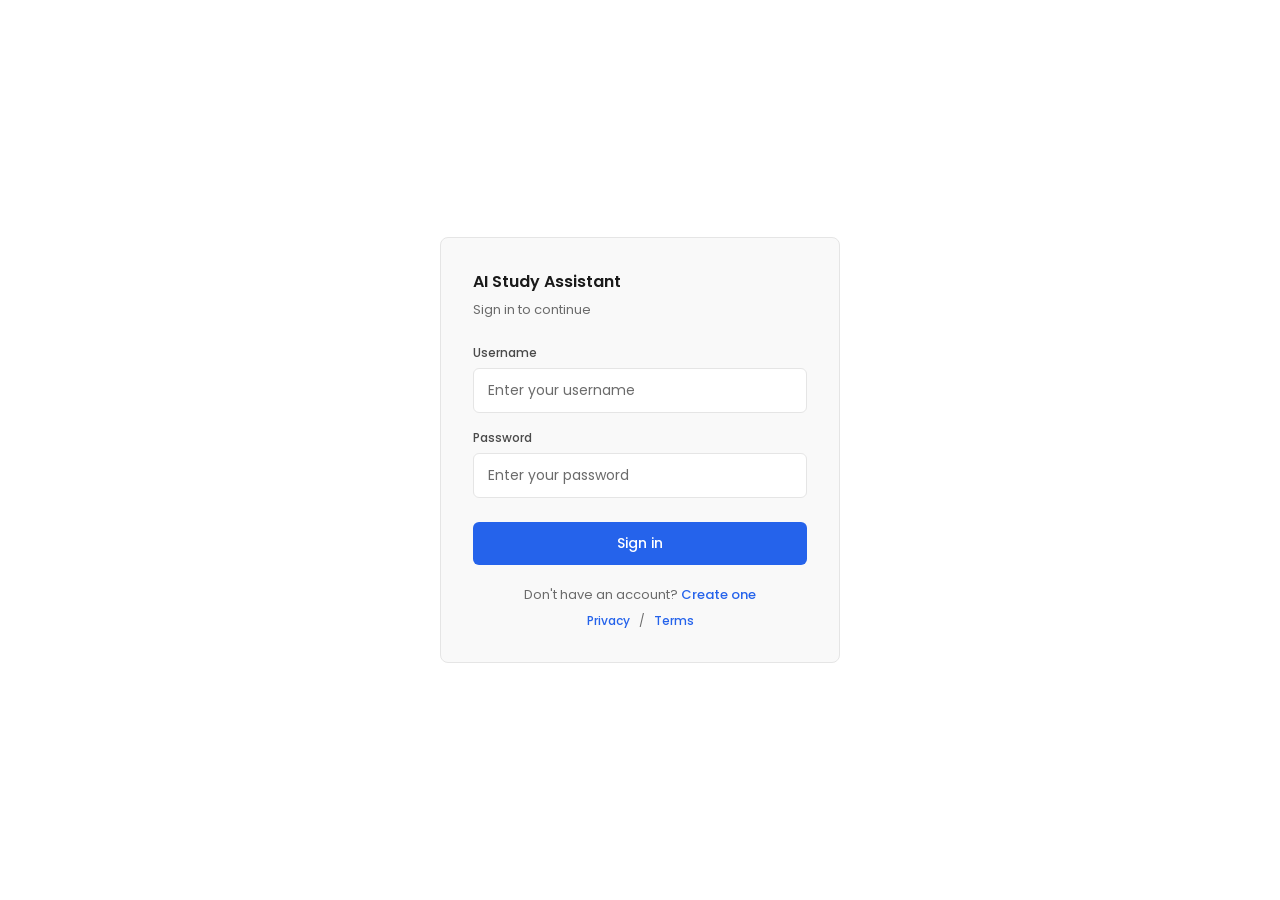
<file: frontend/index.html>
<!DOCTYPE html>
<html lang="en" data-theme="light">
<head>
  <meta charset="UTF-8" />
  <meta name="viewport" content="width=device-width, initial-scale=1.0" />
  <title>AI Study Assistant</title>
  <link rel="icon" type="image/svg+xml" href="favicon.svg" />
  <link rel="preconnect" href="https://fonts.googleapis.com" />
  <link rel="preconnect" href="https://fonts.gstatic.com" crossorigin />
  <link href="https://fonts.googleapis.com/css2?family=Poppins:wght@400;500;600&display=swap" rel="stylesheet" />
  <link rel="stylesheet" href="style.css?v=2" />
</head>
<body>

  <aside class="sidebar" id="sidebar">
    <div class="sidebar-header">
      <span class="sidebar-brand">AI Study Assistant</span>
      <button class="sidebar-toggle" type="button" onclick="toggleSidebar()" aria-label="Collapse sidebar">
        <svg width="16" height="16" viewBox="0 0 24 24" fill="none" stroke="currentColor" stroke-width="2" stroke-linecap="round" stroke-linejoin="round">
          <line x1="3" y1="6" x2="21" y2="6"/>
          <line x1="3" y1="12" x2="21" y2="12"/>
          <line x1="3" y1="18" x2="21" y2="18"/>
        </svg>
      </button>
    </div>

    <button class="new-chat-btn" type="button" onclick="handleNewChat()">
      <svg width="14" height="14" viewBox="0 0 24 24" fill="none" stroke="currentColor" stroke-width="2" stroke-linecap="round" stroke-linejoin="round">
        <line x1="12" y1="5" x2="12" y2="19"/>
        <line x1="5" y1="12" x2="19" y2="12"/>
      </svg>
      New chat
    </button>

    <div class="sessions-label">Recent</div>
    <div class="sessions-list" id="sessionsList">
      <div class="sessions-empty">No conversations yet</div>
    </div>

    <div class="sidebar-footer">
      <button class="sidebar-link" type="button" onclick="toggleTheme()">
        <svg id="themeIconMoon" class="toggle-icon" width="16" height="16" viewBox="0 0 24 24" fill="none" stroke="currentColor" stroke-width="2" stroke-linecap="round" stroke-linejoin="round" style="display: none;">
          <path d="M21 12.79A9 9 0 1 1 11.21 3 7 7 0 0 0 21 12.79z"/>
        </svg>
        <svg id="themeIconSun" class="toggle-icon" width="16" height="16" viewBox="0 0 24 24" fill="none" stroke="currentColor" stroke-width="2" stroke-linecap="round" stroke-linejoin="round" style="display: block;">
          <circle cx="12" cy="12" r="4"/>
          <path d="M12 2v2M12 20v2M4.93 4.93l1.41 1.41M17.66 17.66l1.41 1.41M2 12h2M20 12h2M6.34 17.66l-1.41 1.41M19.07 4.93l-1.41 1.41"/>
        </svg>
        <span id="themeLabel">Light mode</span>
      </button>

      <a href="dashboard.html" class="sidebar-link">
        <svg width="16" height="16" viewBox="0 0 24 24" fill="none" stroke="currentColor" stroke-width="2" stroke-linecap="round" stroke-linejoin="round">
          <line x1="18" y1="20" x2="18" y2="10"/>
          <line x1="12" y1="20" x2="12" y2="4"/>
          <line x1="6" y1="20" x2="6" y2="14"/>
        </svg>
        Dashboard
      </a>

      <a href="history.html" class="sidebar-link">
        <svg width="16" height="16" viewBox="0 0 24 24" fill="none" stroke="currentColor" stroke-width="2" stroke-linecap="round" stroke-linejoin="round">
          <path d="M3 12a9 9 0 1 0 9-9 9.75 9.75 0 0 0-6.74 2.74L3 8"/>
          <path d="M3 3v5h5"/>
          <path d="M12 7v5l4 2"/>
        </svg>
        History
      </a>

      <button class="sidebar-link danger" type="button" onclick="logout()">
        <svg width="16" height="16" viewBox="0 0 24 24" fill="none" stroke="currentColor" stroke-width="2" stroke-linecap="round" stroke-linejoin="round">
          <path d="M9 21H5a2 2 0 0 1-2-2V5a2 2 0 0 1 2-2h4"/>
          <polyline points="16 17 21 12 16 7"/>
          <line x1="21" y1="12" x2="9" y2="12"/>
        </svg>
        Logout
      </button>
    </div>
  </aside>

  <main class="main-area">
    <div class="top-bar">
      <div class="top-bar-left">
        <button class="sidebar-open-btn" type="button" onclick="toggleSidebar()" aria-label="Open sidebar">
          <svg width="16" height="16" viewBox="0 0 24 24" fill="none" stroke="currentColor" stroke-width="2" stroke-linecap="round" stroke-linejoin="round">
            <line x1="3" y1="6" x2="21" y2="6"/>
            <line x1="3" y1="12" x2="21" y2="12"/>
            <line x1="3" y1="18" x2="21" y2="18"/>
          </svg>
        </button>
        <div>
          <div class="page-title">Chat</div>
          <div class="page-subtitle">Ask about definitions, examples, images, and resources</div>
        </div>
      </div>
      <div class="top-bar-right">
        <span class="offline-badge" id="offlineBadge">Offline</span>
        <span class="user-badge" id="navUsername">Guest</span>
      </div>
    </div>

    <div class="chat-container">
      <div class="chat-body" id="chatBody">
        <!-- Messages rendered by script.js -->
      </div>

      <div class="quick-questions">
        <button class="quick-btn" type="button" onclick="quickQuestion('What is artificial intelligence?')">What is AI?</button>
        <button class="quick-btn" type="button" onclick="quickQuestion('What is machine learning?')">What is ML?</button>
        <button class="quick-btn" type="button" onclick="quickQuestion('Give a real-world example of machine learning')">Real-world ML</button>
        <button class="quick-btn" type="button" onclick="quickQuestion('Show images of artificial intelligence')">AI Images</button>
        <button class="quick-btn" type="button" onclick="quickQuestion('Where can I learn more about AI?')">Learn AI</button>
      </div>

      <div class="chat-footer">
        <input
          type="text"
          id="queryInput"
          class="chat-input"
          placeholder="Ask me anything about AI, ML, NLP..."
          autocomplete="off"
          onkeypress="handleKeyPress(event)"
        />
        <button class="send-btn" type="button" onclick="sendQuery()">
          <svg width="14" height="14" viewBox="0 0 24 24" fill="none" stroke="currentColor" stroke-width="2" stroke-linecap="round" stroke-linejoin="round">
            <line x1="22" y1="2" x2="11" y2="13"/>
            <polygon points="22 2 15 22 11 13 2 9 22 2"/>
          </svg>
          Send
        </button>
      </div>
    </div>
  </main>

  <script src="script.js?v=2"></script>
  <script>
    document.addEventListener('DOMContentLoaded', () => {
      if (typeof initChatPage === 'function') {
        initChatPage();
      }
    });
  </script>
</body>
</html>
</file>
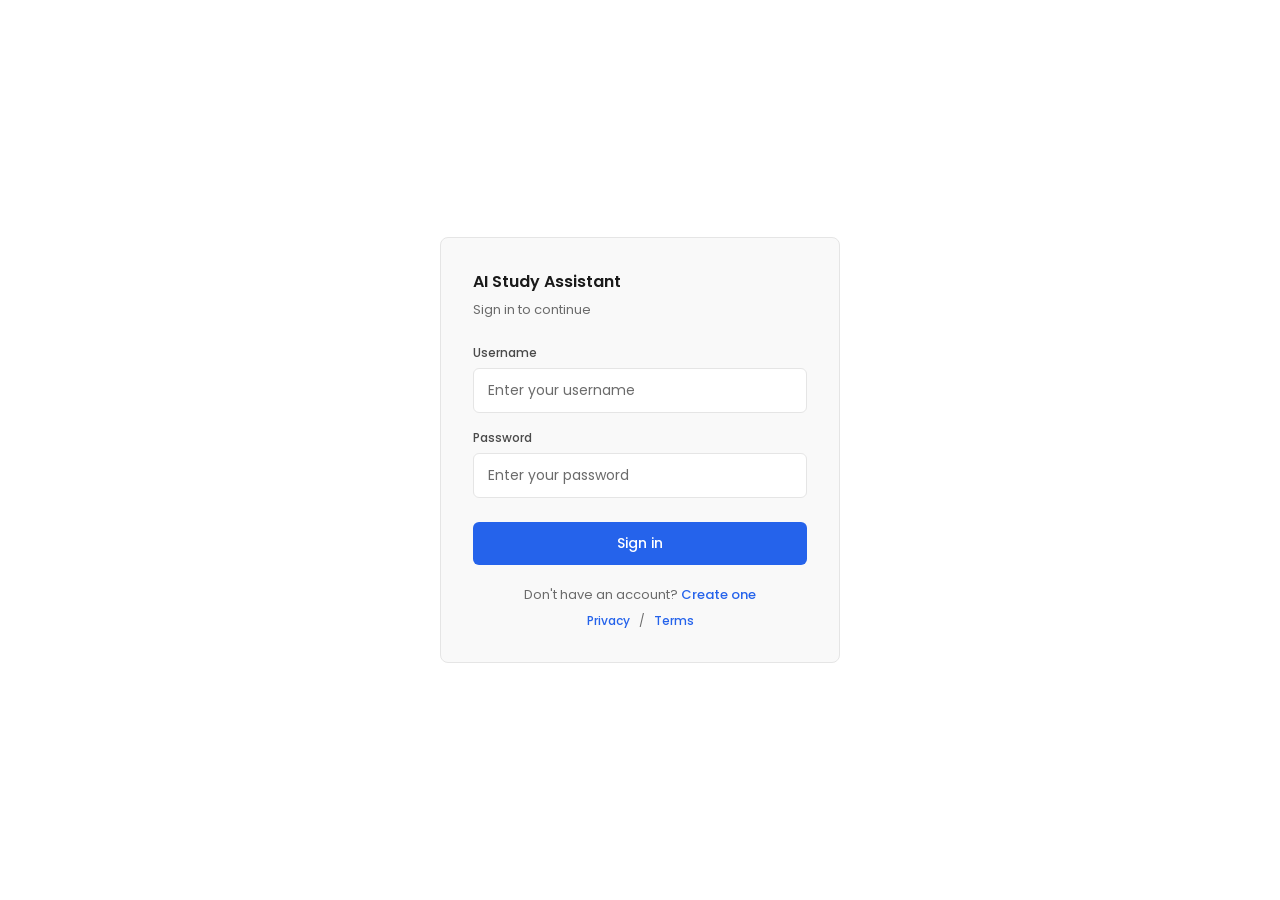
<file: frontend/dashboard.html>
<!DOCTYPE html>
<html lang="en" data-theme="light">
<head>
  <meta charset="UTF-8" />
  <meta name="viewport" content="width=device-width, initial-scale=1.0" />
  <title>Dashboard - AI Study Assistant</title>
  <link rel="icon" type="image/svg+xml" href="favicon.svg" />
  <link rel="preconnect" href="https://fonts.googleapis.com" />
  <link rel="preconnect" href="https://fonts.gstatic.com" crossorigin />
  <link href="https://fonts.googleapis.com/css2?family=Poppins:wght@400;500;600&display=swap" rel="stylesheet" />
  <link rel="stylesheet" href="style.css?v=2" />
</head>
<body>

  <aside class="sidebar" id="sidebar">
    <div class="sidebar-header">
      <span class="sidebar-brand">AI Study Assistant</span>
      <button class="sidebar-toggle" type="button" onclick="toggleSidebar()" aria-label="Collapse sidebar">
        <svg width="16" height="16" viewBox="0 0 24 24" fill="none" stroke="currentColor" stroke-width="2" stroke-linecap="round" stroke-linejoin="round">
          <line x1="3" y1="6" x2="21" y2="6"/>
          <line x1="3" y1="12" x2="21" y2="12"/>
          <line x1="3" y1="18" x2="21" y2="18"/>
        </svg>
      </button>
    </div>

    <a href="index.html" class="new-chat-btn" style="text-decoration: none;">
      <svg width="14" height="14" viewBox="0 0 24 24" fill="none" stroke="currentColor" stroke-width="2" stroke-linecap="round" stroke-linejoin="round">
        <line x1="12" y1="5" x2="12" y2="19"/>
        <line x1="5" y1="12" x2="19" y2="12"/>
      </svg>
      New chat
    </a>

    <div class="sessions-label">Recent</div>
    <div class="sessions-list" id="sessionsList">
      <div class="sessions-empty">No conversations yet</div>
    </div>

    <div class="sidebar-footer">
      <button class="sidebar-link" type="button" onclick="toggleTheme()">
        <svg id="themeIconMoon" class="toggle-icon" width="16" height="16" viewBox="0 0 24 24" fill="none" stroke="currentColor" stroke-width="2" stroke-linecap="round" stroke-linejoin="round" style="display: none;">
          <path d="M21 12.79A9 9 0 1 1 11.21 3 7 7 0 0 0 21 12.79z"/>
        </svg>
        <svg id="themeIconSun" class="toggle-icon" width="16" height="16" viewBox="0 0 24 24" fill="none" stroke="currentColor" stroke-width="2" stroke-linecap="round" stroke-linejoin="round" style="display: block;">
          <circle cx="12" cy="12" r="4"/>
          <path d="M12 2v2M12 20v2M4.93 4.93l1.41 1.41M17.66 17.66l1.41 1.41M2 12h2M20 12h2M6.34 17.66l-1.41 1.41M19.07 4.93l-1.41 1.41"/>
        </svg>
        <span id="themeLabel">Light mode</span>
      </button>

      <a href="dashboard.html" class="sidebar-link" style="background: var(--accent-muted); color: var(--text-primary);">
        <svg width="16" height="16" viewBox="0 0 24 24" fill="none" stroke="currentColor" stroke-width="2" stroke-linecap="round" stroke-linejoin="round">
          <line x1="18" y1="20" x2="18" y2="10"/>
          <line x1="12" y1="20" x2="12" y2="4"/>
          <line x1="6" y1="20" x2="6" y2="14"/>
        </svg>
        Dashboard
      </a>

      <a href="history.html" class="sidebar-link">
        <svg width="16" height="16" viewBox="0 0 24 24" fill="none" stroke="currentColor" stroke-width="2" stroke-linecap="round" stroke-linejoin="round">
          <path d="M3 12a9 9 0 1 0 9-9 9.75 9.75 0 0 0-6.74 2.74L3 8"/>
          <path d="M3 3v5h5"/>
          <path d="M12 7v5l4 2"/>
        </svg>
        History
      </a>

      <button class="sidebar-link danger" type="button" onclick="logout()">
        <svg width="16" height="16" viewBox="0 0 24 24" fill="none" stroke="currentColor" stroke-width="2" stroke-linecap="round" stroke-linejoin="round">
          <path d="M9 21H5a2 2 0 0 1-2-2V5a2 2 0 0 1 2-2h4"/>
          <polyline points="16 17 21 12 16 7"/>
          <line x1="21" y1="12" x2="9" y2="12"/>
        </svg>
        Logout
      </button>
    </div>
  </aside>

  <main class="main-area">
    <div class="top-bar">
      <div class="top-bar-left">
        <button class="sidebar-open-btn" type="button" onclick="toggleSidebar()" aria-label="Open sidebar">
          <svg width="16" height="16" viewBox="0 0 24 24" fill="none" stroke="currentColor" stroke-width="2" stroke-linecap="round" stroke-linejoin="round">
            <line x1="3" y1="6" x2="21" y2="6"/>
            <line x1="3" y1="12" x2="21" y2="12"/>
            <line x1="3" y1="18" x2="21" y2="18"/>
          </svg>
        </button>
        <div>
          <div class="page-title">Dashboard</div>
          <div class="page-subtitle">Your learning statistics at a glance</div>
        </div>
      </div>
      <div class="top-bar-right">
        <span class="user-badge" id="navUsername">User</span>
      </div>
    </div>

    <div class="dashboard-container">
      <div class="dashboard-grid">
        <div class="stat-card">
          <div class="stat-label">Total Queries</div>
          <div class="stat-value" id="totalQueries">0</div>
        </div>
        <div class="stat-card">
          <div class="stat-label">Answered</div>
          <div class="stat-value" id="answeredQueries">0</div>
        </div>
        <div class="stat-card">
          <div class="stat-label">Unanswered</div>
          <div class="stat-value" id="unansweredQueries">0</div>
        </div>
        <div class="stat-card">
          <div class="stat-label">Answer Rate</div>
          <div class="stat-value" id="answerRate">0%</div>
        </div>
      </div>

      <div class="chart-card">
        <div class="chart-title">Top Intent Categories</div>
        <div id="intentList">
          <div class="history-empty">No data yet. Start chatting to see insights.</div>
        </div>
      </div>
    </div>
  </main>

  <script src="script.js?v=2"></script>
  <script>
    async function loadSessions() {
      const userId = localStorage.getItem('userId');
      if (!userId) return;
      const list = document.getElementById('sessionsList');
      if (!list) return;

      try {
        const res = await fetch(`${API_URL}/api/sessions/${userId}`);
        const sessions = await res.json();
        if (!sessions.length) {
          list.innerHTML = '<div class="sessions-empty">No conversations yet</div>';
          return;
        }
        list.innerHTML = '';
        sessions.slice(0, 20).forEach((session) => {
          const item = document.createElement('a');
          item.className = 'session-item';
          item.href = 'index.html';
          item.style.textDecoration = 'none';

          const title = document.createElement('span');
          title.className = 'session-title';
          title.textContent = session.title || 'Untitled';

          item.appendChild(title);
          item.addEventListener('click', () => {
            localStorage.setItem('currentSessionId', session.session_id);
          });
          list.appendChild(item);
        });
      } catch (err) {
        console.error('Load sessions failed:', err);
      }
    }

    async function loadDashboard() {
      const userId = localStorage.getItem('userId');
      const token = localStorage.getItem('token');
      try {
        let response = await fetch(`${API_URL}/api/analytics/${userId}`, {
          headers: { 'Authorization': `Bearer ${token}` }
        });
        if (!response.ok) {
          response = await fetch(`${API_URL}/api/analytics`);
        }
        const data = await response.json();
        updateDashboard(data);
      } catch (error) {
        document.getElementById('intentList').innerHTML =
          '<div class="history-empty">Could not load analytics.</div>';
      }
    }

    function updateDashboard(data) {
      const total = data.total_queries || 0;
      const answered = data.answered_queries || 0;
      const unanswered = data.unanswered_queries || 0;
      const rate = total > 0 ? Math.round((answered / total) * 100) : 0;

      document.getElementById('totalQueries').textContent = total;
      document.getElementById('answeredQueries').textContent = answered;
      document.getElementById('unansweredQueries').textContent = unanswered;
      document.getElementById('answerRate').textContent = rate + '%';

      const intents = data.top_intents || {};
      const intentList = document.getElementById('intentList');
      if (Object.keys(intents).length === 0) {
        intentList.innerHTML = '<div class="history-empty">No data yet.</div>';
        return;
      }
      const maxCount = Math.max(...Object.values(intents));
      let html = '';
      for (const [intent, count] of Object.entries(intents)) {
        const pct = maxCount > 0 ? (count / maxCount) * 100 : 0;
        html += `
          <div style="display:flex; align-items:center; gap:15px; margin-bottom:12px;">
            <span style="color:var(--text-secondary); font-size:13px; min-width:120px;">${intent}</span>
            <div style="flex:1; height:8px; background:var(--bg-hover); border-radius:4px; overflow:hidden;">
              <div style="height:100%; width:${pct}%; background:var(--accent); border-radius:4px;"></div>
            </div>
            <span style="color:var(--text-muted); font-size:13px; min-width:40px; text-align:right;">${count}</span>
          </div>
        `;
      }
      intentList.innerHTML = html;
    }

    document.addEventListener('DOMContentLoaded', () => {
      const token = localStorage.getItem('token');
      const username = localStorage.getItem('username');
      if (!token) {
        window.location.href = 'login.html';
        return;
      }
      document.getElementById('navUsername').textContent = username || 'User';

      if (typeof updateThemeToggleIcon === 'function') updateThemeToggleIcon();

      loadSessions();
      loadDashboard();
    });
  </script>
</body>
</html>
</file>
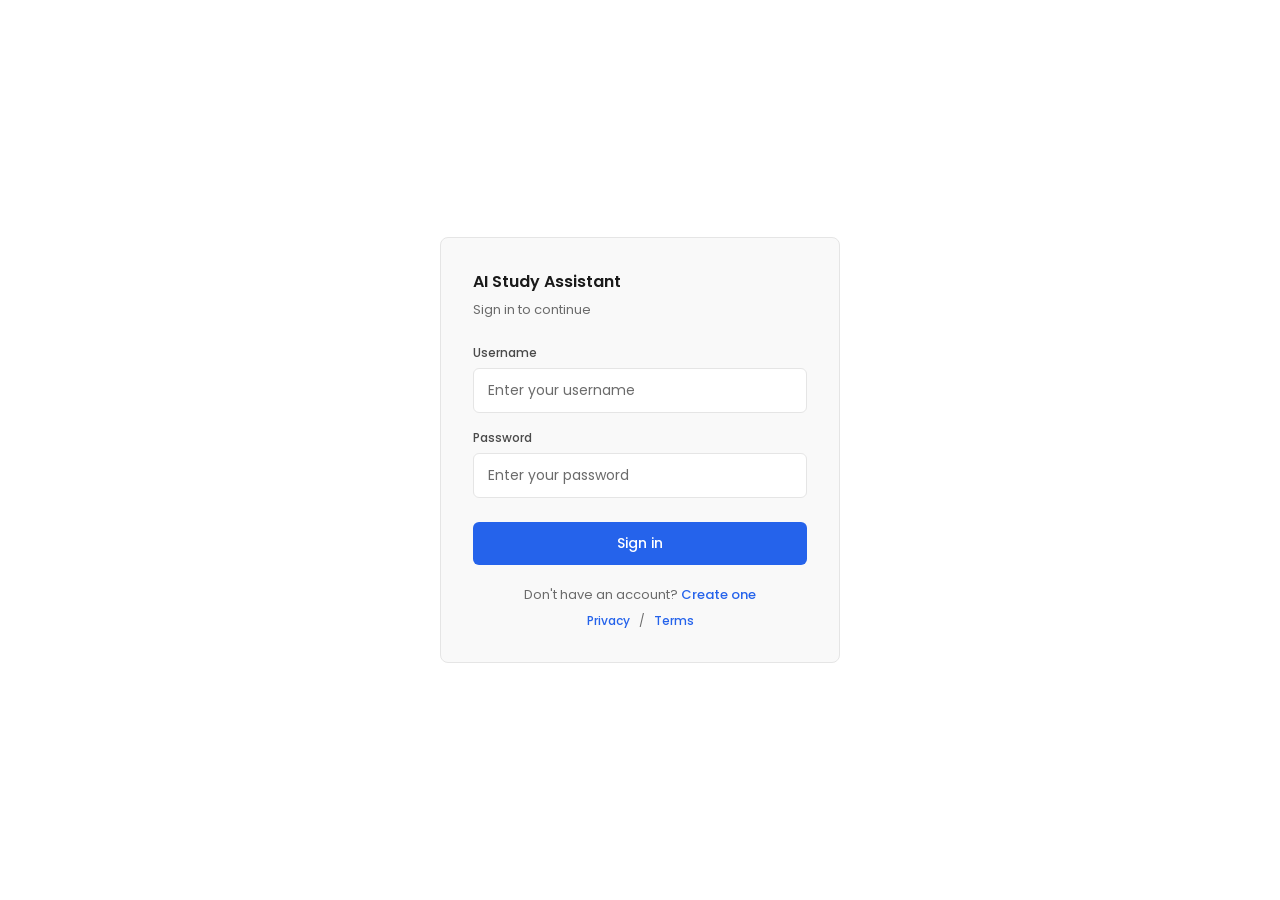
<file: frontend/history.html>
<!DOCTYPE html>
<html lang="en" data-theme="light">
<head>
  <meta charset="UTF-8" />
  <meta name="viewport" content="width=device-width, initial-scale=1.0" />
  <title>History - AI Study Assistant</title>
  <link rel="icon" type="image/svg+xml" href="favicon.svg" />
  <link rel="preconnect" href="https://fonts.googleapis.com" />
  <link rel="preconnect" href="https://fonts.gstatic.com" crossorigin />
  <link href="https://fonts.googleapis.com/css2?family=Poppins:wght@400;500;600&display=swap" rel="stylesheet" />
  <link rel="stylesheet" href="style.css?v=2" />
</head>
<body>

  <aside class="sidebar" id="sidebar">
    <div class="sidebar-header">
      <span class="sidebar-brand">AI Study Assistant</span>
      <button class="sidebar-toggle" type="button" onclick="toggleSidebar()" aria-label="Collapse sidebar">
        <svg width="16" height="16" viewBox="0 0 24 24" fill="none" stroke="currentColor" stroke-width="2" stroke-linecap="round" stroke-linejoin="round">
          <line x1="3" y1="6" x2="21" y2="6"/>
          <line x1="3" y1="12" x2="21" y2="12"/>
          <line x1="3" y1="18" x2="21" y2="18"/>
        </svg>
      </button>
    </div>

    <a href="index.html" class="new-chat-btn" style="text-decoration: none;">
      <svg width="14" height="14" viewBox="0 0 24 24" fill="none" stroke="currentColor" stroke-width="2" stroke-linecap="round" stroke-linejoin="round">
        <line x1="12" y1="5" x2="12" y2="19"/>
        <line x1="5" y1="12" x2="19" y2="12"/>
      </svg>
      New chat
    </a>

    <div class="sessions-label">Recent</div>
    <div class="sessions-list" id="sessionsList">
      <div class="sessions-empty">No conversations yet</div>
    </div>

    <div class="sidebar-footer">
      <button class="sidebar-link" type="button" onclick="toggleTheme()">
        <svg id="themeIconMoon" class="toggle-icon" width="16" height="16" viewBox="0 0 24 24" fill="none" stroke="currentColor" stroke-width="2" stroke-linecap="round" stroke-linejoin="round" style="display: none;">
          <path d="M21 12.79A9 9 0 1 1 11.21 3 7 7 0 0 0 21 12.79z"/>
        </svg>
        <svg id="themeIconSun" class="toggle-icon" width="16" height="16" viewBox="0 0 24 24" fill="none" stroke="currentColor" stroke-width="2" stroke-linecap="round" stroke-linejoin="round" style="display: block;">
          <circle cx="12" cy="12" r="4"/>
          <path d="M12 2v2M12 20v2M4.93 4.93l1.41 1.41M17.66 17.66l1.41 1.41M2 12h2M20 12h2M6.34 17.66l-1.41 1.41M19.07 4.93l-1.41 1.41"/>
        </svg>
        <span id="themeLabel">Light mode</span>
      </button>

      <a href="dashboard.html" class="sidebar-link">
        <svg width="16" height="16" viewBox="0 0 24 24" fill="none" stroke="currentColor" stroke-width="2" stroke-linecap="round" stroke-linejoin="round">
          <line x1="18" y1="20" x2="18" y2="10"/>
          <line x1="12" y1="20" x2="12" y2="4"/>
          <line x1="6" y1="20" x2="6" y2="14"/>
        </svg>
        Dashboard
      </a>

      <a href="history.html" class="sidebar-link" style="background: var(--accent-muted); color: var(--text-primary);">
        <svg width="16" height="16" viewBox="0 0 24 24" fill="none" stroke="currentColor" stroke-width="2" stroke-linecap="round" stroke-linejoin="round">
          <path d="M3 12a9 9 0 1 0 9-9 9.75 9.75 0 0 0-6.74 2.74L3 8"/>
          <path d="M3 3v5h5"/>
          <path d="M12 7v5l4 2"/>
        </svg>
        History
      </a>

      <button class="sidebar-link danger" type="button" onclick="logout()">
        <svg width="16" height="16" viewBox="0 0 24 24" fill="none" stroke="currentColor" stroke-width="2" stroke-linecap="round" stroke-linejoin="round">
          <path d="M9 21H5a2 2 0 0 1-2-2V5a2 2 0 0 1 2-2h4"/>
          <polyline points="16 17 21 12 16 7"/>
          <line x1="21" y1="12" x2="9" y2="12"/>
        </svg>
        Logout
      </button>
    </div>
  </aside>

  <main class="main-area">
    <div class="top-bar">
      <div class="top-bar-left">
        <button class="sidebar-open-btn" type="button" onclick="toggleSidebar()" aria-label="Open sidebar">
          <svg width="16" height="16" viewBox="0 0 24 24" fill="none" stroke="currentColor" stroke-width="2" stroke-linecap="round" stroke-linejoin="round">
            <line x1="3" y1="6" x2="21" y2="6"/>
            <line x1="3" y1="12" x2="21" y2="12"/>
            <line x1="3" y1="18" x2="21" y2="18"/>
          </svg>
        </button>
        <div>
          <div class="page-title">History</div>
          <div class="page-subtitle">Your conversation history</div>
        </div>
      </div>
      <div class="top-bar-right">
        <span class="user-badge" id="navUsername">User</span>
      </div>
    </div>

    <div class="history-container">
      <div class="history-list">
        <div style="display: flex; gap: 8px; margin-bottom: 12px;">
          <input
            type="text"
            id="searchInput"
            class="chat-input"
            placeholder="Search conversations..."
            oninput="filterHistory()"
            style="flex: 1;"
          />
          <button class="send-btn" type="button" onclick="clearHistory()" style="background: var(--danger);">
            Clear all
          </button>
        </div>

        <div id="historyList">
          <div class="history-empty">Loading your conversation history...</div>
        </div>

        <div id="pagination" style="display: flex; justify-content: center; gap: 6px; margin-top: 16px;"></div>
      </div>
    </div>
  </main>

  <script src="script.js?v=2"></script>
  <script>
    // API_URL is defined in script.js - do NOT redeclare it here.

    let allHistory = [];
    let currentPage = 1;
    const pageSize = 10;

    async function loadSessions() {
      const userId = localStorage.getItem('userId');
      if (!userId) return;
      const list = document.getElementById('sessionsList');
      if (!list) return;

      try {
        const res = await fetch(`${API_URL}/api/sessions/${userId}`);
        const sessions = await res.json();
        if (!sessions.length) {
          list.innerHTML = '<div class="sessions-empty">No conversations yet</div>';
          return;
        }
        list.innerHTML = '';
        sessions.slice(0, 20).forEach((session) => {
          const item = document.createElement('a');
          item.className = 'session-item';
          item.href = 'index.html';
          item.style.textDecoration = 'none';

          const title = document.createElement('span');
          title.className = 'session-title';
          title.textContent = session.title || 'Untitled';

          item.appendChild(title);
          item.addEventListener('click', () => {
            localStorage.setItem('currentSessionId', session.session_id);
          });
          list.appendChild(item);
        });
      } catch (err) {
        console.error('Load sessions failed:', err);
      }
    }

    async function loadHistory(page = 1) {
      const userId = localStorage.getItem('userId');
      const token = localStorage.getItem('token');
      currentPage = page;

      try {
        const response = await fetch(`${API_URL}/api/history/${userId}`, {
          headers: { 'Authorization': `Bearer ${token}` }
        });
        if (!response.ok) throw new Error('Failed to load history');
        allHistory = await response.json();
        renderHistory(page);
      } catch (error) {
        document.getElementById('historyList').innerHTML =
          '<div class="history-empty">Could not load history. Start chatting to save conversations.</div>';
        document.getElementById('pagination').innerHTML = '';
      }
    }

    function renderHistory(page) {
      const list = document.getElementById('historyList');

      if (allHistory.length === 0) {
        list.innerHTML = '<div class="history-empty">No conversation history yet.</div>';
        document.getElementById('pagination').innerHTML = '';
        return;
      }

      const start = (page - 1) * pageSize;
      const end = start + pageSize;
      const pageItems = allHistory.slice(start, end);

      let html = '';
      pageItems.forEach(item => {
        const time = new Date(item.timestamp).toLocaleString();
        const status = item.is_answered ? 'Answered' : 'Unanswered';

        html += `
          <div class="history-item">
            <div class="history-item-header">
              <span class="history-item-query">${escapeHtml(item.query)}</span>
              <span class="history-item-time">${time}</span>
            </div>
            <div class="history-item-response">${escapeHtml((item.response || '').substring(0, 200))}${(item.response || '').length > 200 ? '...' : ''}</div>
            <div style="display:flex; justify-content:space-between; align-items:center; margin-top:8px;">
              <span class="history-item-intent">${item.intent || 'Unknown'} / ${status}</span>
              <button class="session-delete" type="button" onclick="deleteConversation(${item.id})" style="opacity:1;" aria-label="Delete">
                <svg width="12" height="12" viewBox="0 0 24 24" fill="none" stroke="currentColor" stroke-width="2" stroke-linecap="round" stroke-linejoin="round">
                  <path d="M3 6h18M8 6V4a2 2 0 0 1 2-2h4a2 2 0 0 1 2 2v2M19 6l-1 14a2 2 0 0 1-2 2H8a2 2 0 0 1-2-2L5 6"/>
                </svg>
              </button>
            </div>
          </div>
        `;
      });

      list.innerHTML = html;

      const totalPages = Math.ceil(allHistory.length / pageSize);
      let paginationHtml = '';
      for (let i = 1; i <= Math.min(totalPages, 5); i++) {
        const active = i === page;
        paginationHtml += `<button class="quick-btn" style="${active ? 'background:var(--accent);color:#fff;border-color:var(--accent);' : ''}" onclick="loadHistory(${i})">${i}</button>`;
      }
      document.getElementById('pagination').innerHTML = paginationHtml;
    }

    function escapeHtml(text) {
      const div = document.createElement('div');
      div.textContent = text == null ? '' : text;
      return div.innerHTML;
    }

    function filterHistory() {
      const search = document.getElementById('searchInput').value.toLowerCase();
      const filtered = allHistory.filter(item =>
        (item.query || '').toLowerCase().includes(search) ||
        (item.response || '').toLowerCase().includes(search)
      );
      const list = document.getElementById('historyList');

      if (filtered.length === 0) {
        list.innerHTML = '<div class="history-empty">No matching conversations found.</div>';
        return;
      }

      let html = '';
      filtered.slice(0, 10).forEach(item => {
        const time = new Date(item.timestamp).toLocaleString();
        const status = item.is_answered ? 'Answered' : 'Unanswered';

        html += `
          <div class="history-item">
            <div class="history-item-header">
              <span class="history-item-query">${escapeHtml(item.query)}</span>
              <span class="history-item-time">${time}</span>
            </div>
            <div class="history-item-response">${escapeHtml((item.response || '').substring(0, 200))}${(item.response || '').length > 200 ? '...' : ''}</div>
            <span class="history-item-intent">${item.intent || 'Unknown'} / ${status}</span>
          </div>
        `;
      });
      list.innerHTML = html;
    }

    async function deleteConversation(id) {
      if (!confirm('Delete this conversation?')) return;
      const userId = localStorage.getItem('userId');
      const token = localStorage.getItem('token');

      try {
        await fetch(`${API_URL}/api/history/${userId}/${id}`, {
          method: 'DELETE',
          headers: { 'Authorization': `Bearer ${token}` }
        });
        loadHistory(currentPage);
      } catch (error) {
        alert('Failed to delete conversation');
      }
    }

    async function clearHistory() {
      if (!confirm('Clear ALL conversation history?')) return;
      const userId = localStorage.getItem('userId');
      const token = localStorage.getItem('token');

      try {
        await fetch(`${API_URL}/api/history/${userId}`, {
          method: 'DELETE',
          headers: { 'Authorization': `Bearer ${token}` }
        });
        allHistory = [];
        renderHistory(1);
      } catch (error) {
        alert('Failed to clear history');
      }
    }

    document.addEventListener('DOMContentLoaded', () => {
      const token = localStorage.getItem('token');
      const username = localStorage.getItem('username');
      if (!token) {
        window.location.href = 'login.html';
        return;
      }
      document.getElementById('navUsername').textContent = username || 'User';

      if (typeof updateThemeToggleIcon === 'function') updateThemeToggleIcon();

      loadSessions();
      loadHistory(1);
    });
  </script>
</body>
</html>
</file>
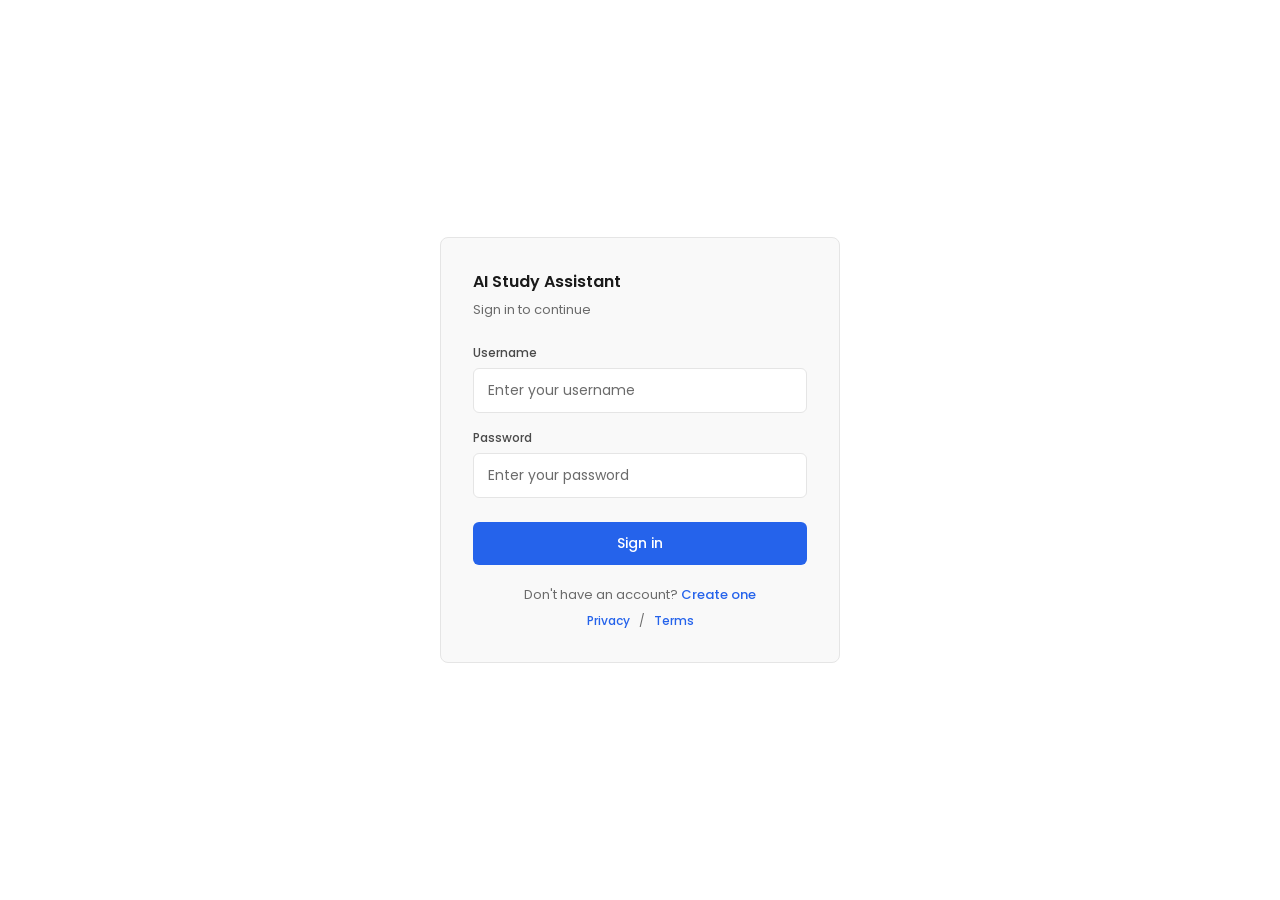
<file: frontend/login.html>
<!DOCTYPE html>
<html lang="en" data-theme="light">
<head>
  <meta charset="UTF-8" />
  <meta name="viewport" content="width=device-width, initial-scale=1.0" />
  <title>Sign in - AI Study Assistant</title>
  <link rel="icon" type="image/svg+xml" href="favicon.svg" />
  <link rel="preconnect" href="https://fonts.googleapis.com" />
  <link rel="preconnect" href="https://fonts.gstatic.com" crossorigin />
  <link href="https://fonts.googleapis.com/css2?family=Poppins:wght@400;500;600&display=swap" rel="stylesheet" />
  <link rel="stylesheet" href="style.css?v=2" />
</head>
<body>

  <div class="login-wrapper" id="loginWrapper">
    <div class="login-card">
      <div class="login-brand">AI Study Assistant</div>
      <div class="login-subtitle">Sign in to continue</div>

      <div class="form-error" id="formError"></div>

      <form id="loginForm" onsubmit="handleLogin(event)">
        <div class="form-group">
          <label class="form-label" for="username">Username</label>
          <input
            type="text"
            id="username"
            class="form-input"
            placeholder="Enter your username"
            autocomplete="username"
            required
          />
        </div>

        <div class="form-group">
          <label class="form-label" for="password">Password</label>
          <input
            type="password"
            id="password"
            class="form-input"
            placeholder="Enter your password"
            autocomplete="current-password"
            required
          />
        </div>

        <button type="submit" class="btn-primary" id="loginBtn">Sign in</button>
      </form>

      <div class="form-footer">
        Don't have an account? <a href="#" onclick="switchToRegister(); return false;">Create one</a>
      </div>

      <div class="form-footer" style="margin-top: 8px; font-size: 12px;">
        <a href="privacy.html">Privacy</a>
        <span style="color: var(--text-muted); margin: 0 6px;">/</span>
        <a href="terms.html">Terms</a>
      </div>
    </div>
  </div>

  <div class="login-wrapper hidden" id="registerWrapper">
    <div class="login-card">
      <div class="login-brand">AI Study Assistant</div>
      <div class="login-subtitle">Create your account</div>

      <div class="form-error" id="registerError"></div>

      <form id="registerForm" onsubmit="handleRegister(event)">
        <div class="form-group">
          <label class="form-label" for="regUsername">Username</label>
          <input
            type="text"
            id="regUsername"
            class="form-input"
            placeholder="Choose a username"
            autocomplete="username"
            required
          />
        </div>

        <div class="form-group">
          <label class="form-label" for="regEmail">Email</label>
          <input
            type="email"
            id="regEmail"
            class="form-input"
            placeholder="you@example.com"
            autocomplete="email"
            required
          />
        </div>

        <div class="form-group">
          <label class="form-label" for="regPassword">Password</label>
          <input
            type="password"
            id="regPassword"
            class="form-input"
            placeholder="At least 6 characters"
            autocomplete="new-password"
            minlength="6"
            required
          />
        </div>

        <button type="submit" class="btn-primary" id="registerBtn">Create account</button>
      </form>

      <div class="form-footer">
        Already have an account? <a href="#" onclick="switchToLogin(); return false;">Sign in</a>
      </div>

      <div class="form-footer" style="margin-top: 8px; font-size: 12px;">
        <a href="privacy.html">Privacy</a>
        <span style="color: var(--text-muted); margin: 0 6px;">/</span>
        <a href="terms.html">Terms</a>
      </div>
    </div>
  </div>

  <script src="script.js?v=2"></script>
  <script>
    // API_URL is defined in script.js - do NOT redeclare it here.

    function showError(elId, message) {
      const el = document.getElementById(elId);
      el.textContent = message;
      el.classList.add('visible');
    }

    function hideError(elId) {
      const el = document.getElementById(elId);
      el.textContent = '';
      el.classList.remove('visible');
    }

    function switchToRegister() {
      document.getElementById('loginWrapper').classList.add('hidden');
      document.getElementById('registerWrapper').classList.remove('hidden');
    }

    function switchToLogin() {
      document.getElementById('registerWrapper').classList.add('hidden');
      document.getElementById('loginWrapper').classList.remove('hidden');
    }

    async function handleLogin(event) {
      event.preventDefault();
      hideError('formError');

      const username = document.getElementById('username').value.trim();
      const password = document.getElementById('password').value;
      const btn = document.getElementById('loginBtn');

      btn.disabled = true;
      btn.textContent = 'Signing in...';

      try {
        const res = await fetch(`${API_URL}/api/login`, {
          method: 'POST',
          headers: { 'Content-Type': 'application/json' },
          body: JSON.stringify({ username, password })
        });

        if (!res.ok) {
          const err = await res.json().catch(() => ({}));
          throw new Error(err.detail || 'Invalid credentials');
        }

        const data = await res.json();
        localStorage.setItem('token', data.access_token);
        localStorage.setItem('userId', data.user_id);
        localStorage.setItem('username', data.username);
        localStorage.setItem('email', data.email || '');

        window.location.href = 'index.html';
      } catch (err) {
        showError('formError', err.message);
        btn.disabled = false;
        btn.textContent = 'Sign in';
      }
    }

    async function handleRegister(event) {
      event.preventDefault();
      hideError('registerError');

      const username = document.getElementById('regUsername').value.trim();
      const email = document.getElementById('regEmail').value.trim();
      const password = document.getElementById('regPassword').value;
      const btn = document.getElementById('registerBtn');

      btn.disabled = true;
      btn.textContent = 'Creating account...';

      try {
        const res = await fetch(`${API_URL}/api/register`, {
          method: 'POST',
          headers: { 'Content-Type': 'application/json' },
          body: JSON.stringify({ username, email, password })
        });

        if (!res.ok) {
          const err = await res.json().catch(() => ({}));
          throw new Error(err.detail || 'Registration failed');
        }

        const data = await res.json();
        localStorage.setItem('token', data.access_token);
        localStorage.setItem('userId', data.user_id);
        localStorage.setItem('username', data.username);
        localStorage.setItem('email', data.email || '');

        window.location.href = 'index.html';
      } catch (err) {
        showError('registerError', err.message);
        btn.disabled = false;
        btn.textContent = 'Create account';
      }
    }

    document.addEventListener('DOMContentLoaded', () => {
      const token = localStorage.getItem('token');
      if (token) {
        window.location.href = 'index.html';
      }
    });
  </script>
</body>
</html>
</file>
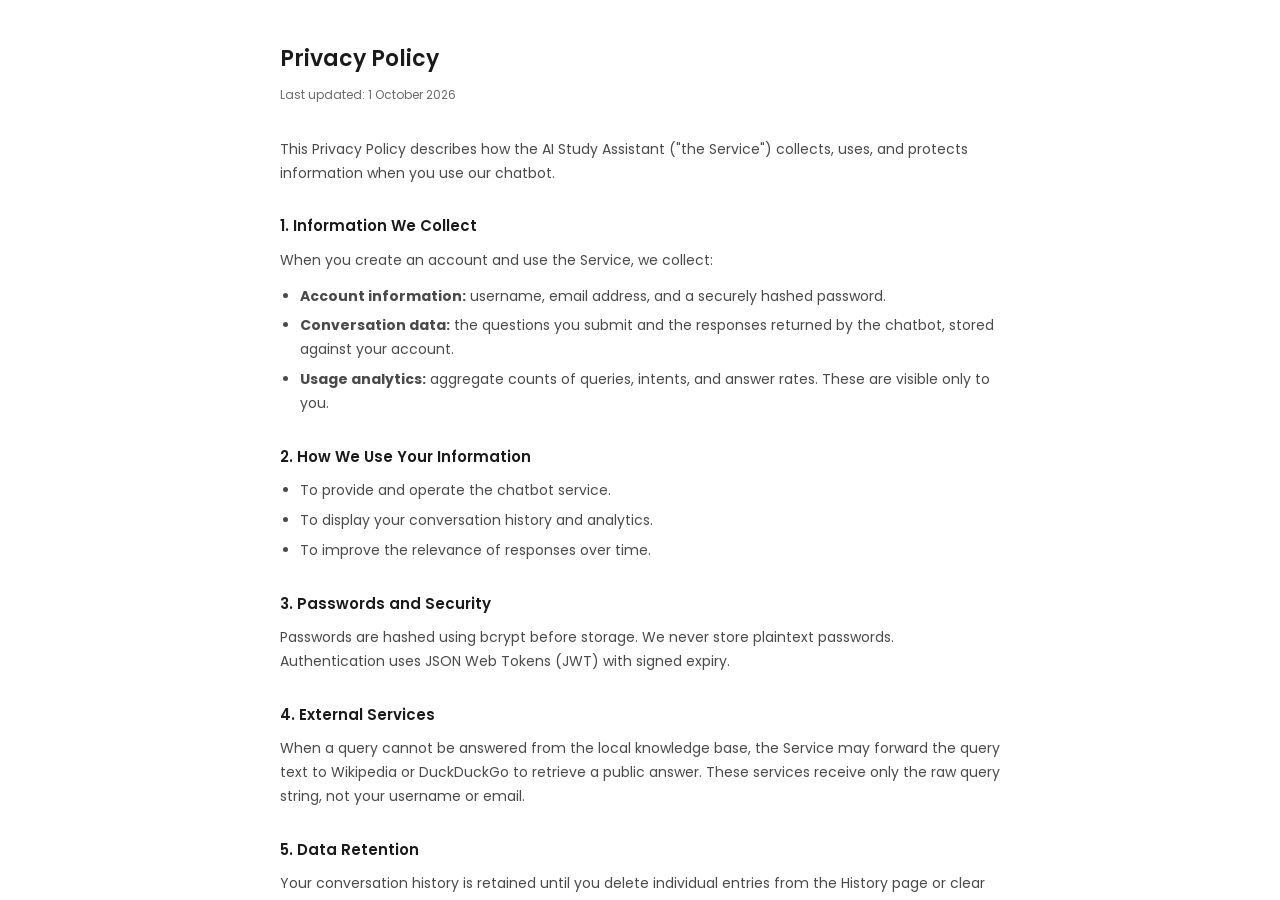
<file: frontend/privacy.html>
<!DOCTYPE html>
<html lang="en" data-theme="light">
<head>
  <meta charset="UTF-8" />
  <meta name="viewport" content="width=device-width, initial-scale=1.0" />
  <title>Privacy Policy - AI Study Assistant</title>
  <link rel="icon" type="image/svg+xml" href="favicon.svg" />
  <link rel="preconnect" href="https://fonts.googleapis.com" />
  <link rel="preconnect" href="https://fonts.gstatic.com" crossorigin />
  <link href="https://fonts.googleapis.com/css2?family=Poppins:wght@400;500;600&display=swap" rel="stylesheet" />
  <link rel="stylesheet" href="style.css?v=2" />
</head>
<body>

  <div class="legal-wrapper">
    <div class="legal-content">
      <h1>Privacy Policy</h1>
      <div class="legal-updated">Last updated: 1 October 2026</div>

      <p>
        This Privacy Policy describes how the AI Study Assistant ("the Service")
        collects, uses, and protects information when you use our chatbot.
      </p>

      <h2>1. Information We Collect</h2>
      <p>When you create an account and use the Service, we collect:</p>
      <ul>
        <li><strong>Account information:</strong> username, email address, and a securely hashed password.</li>
        <li><strong>Conversation data:</strong> the questions you submit and the responses returned by the chatbot, stored against your account.</li>
        <li><strong>Usage analytics:</strong> aggregate counts of queries, intents, and answer rates. These are visible only to you.</li>
      </ul>

      <h2>2. How We Use Your Information</h2>
      <ul>
        <li>To provide and operate the chatbot service.</li>
        <li>To display your conversation history and analytics.</li>
        <li>To improve the relevance of responses over time.</li>
      </ul>

      <h2>3. Passwords and Security</h2>
      <p>
        Passwords are hashed using bcrypt before storage. We never store plaintext
        passwords. Authentication uses JSON Web Tokens (JWT) with signed expiry.
      </p>

      <h2>4. External Services</h2>
      <p>
        When a query cannot be answered from the local knowledge base, the Service
        may forward the query text to Wikipedia or DuckDuckGo to retrieve a public
        answer. These services receive only the raw query string, not your username
        or email.
      </p>

      <h2>5. Data Retention</h2>
      <p>
        Your conversation history is retained until you delete individual entries
        from the History page or clear your history in full. Account deletion is
        not currently self-service; contact the operator to remove an account.
      </p>

      <h2>6. Your Rights</h2>
      <ul>
        <li>You can view all your stored conversation data on the History page.</li>
        <li>You can delete individual conversations or clear the entire history at any time.</li>
        <li>You can log out at any time, which removes your session token from the browser.</li>
      </ul>

      <h2>7. Contact</h2>
      <p>
        For privacy-related requests, contact the project team through the
        repository or the email listed in the Terms of Service.
      </p>

      <a href="login.html" class="legal-back">Back to sign in</a>
    </div>
  </div>

</body>
</html>
</file>
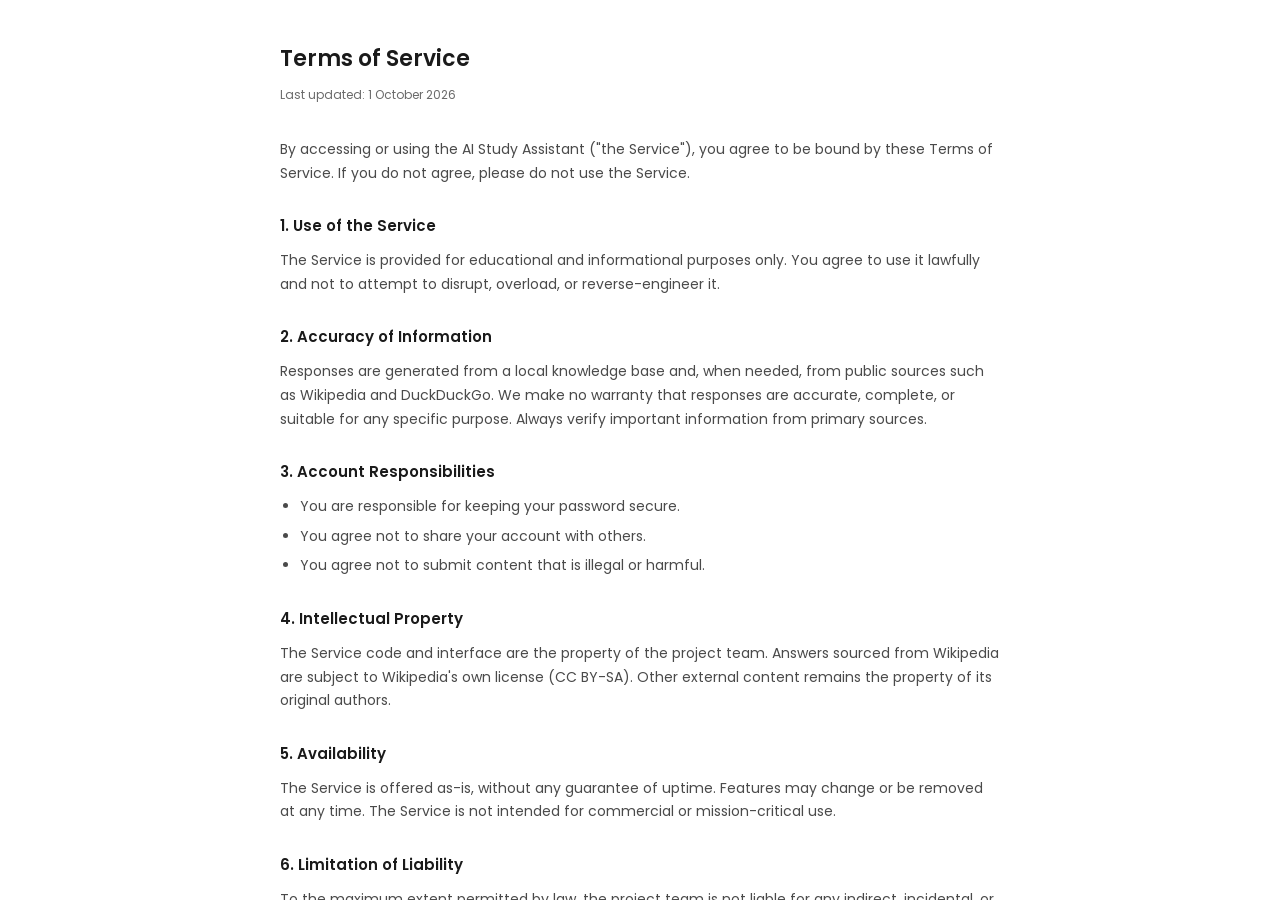
<file: frontend/terms.html>
<!DOCTYPE html>
<html lang="en" data-theme="light">
<head>
  <meta charset="UTF-8" />
  <meta name="viewport" content="width=device-width, initial-scale=1.0" />
  <title>Terms of Service - AI Study Assistant</title>
  <link rel="icon" type="image/svg+xml" href="favicon.svg" />
  <link rel="preconnect" href="https://fonts.googleapis.com" />
  <link rel="preconnect" href="https://fonts.gstatic.com" crossorigin />
  <link href="https://fonts.googleapis.com/css2?family=Poppins:wght@400;500;600&display=swap" rel="stylesheet" />
  <link rel="stylesheet" href="style.css?v=2" />
</head>
<body>

  <div class="legal-wrapper">
    <div class="legal-content">
      <h1>Terms of Service</h1>
      <div class="legal-updated">Last updated: 1 October 2026</div>

      <p>
        By accessing or using the AI Study Assistant ("the Service"), you agree
        to be bound by these Terms of Service. If you do not agree, please do not
        use the Service.
      </p>

      <h2>1. Use of the Service</h2>
      <p>
        The Service is provided for educational and informational purposes only.
        You agree to use it lawfully and not to attempt to disrupt, overload, or
        reverse-engineer it.
      </p>

      <h2>2. Accuracy of Information</h2>
      <p>
        Responses are generated from a local knowledge base and, when needed, from
        public sources such as Wikipedia and DuckDuckGo. We make no warranty that
        responses are accurate, complete, or suitable for any specific purpose.
        Always verify important information from primary sources.
      </p>

      <h2>3. Account Responsibilities</h2>
      <ul>
        <li>You are responsible for keeping your password secure.</li>
        <li>You agree not to share your account with others.</li>
        <li>You agree not to submit content that is illegal or harmful.</li>
      </ul>

      <h2>4. Intellectual Property</h2>
      <p>
        The Service code and interface are the property of the project team.
        Answers sourced from Wikipedia are subject to Wikipedia's own license
        (CC BY-SA). Other external content remains the property of its original
        authors.
      </p>

      <h2>5. Availability</h2>
      <p>
        The Service is offered as-is, without any guarantee of uptime. Features
        may change or be removed at any time. The Service is not intended for
        commercial or mission-critical use.
      </p>

      <h2>6. Limitation of Liability</h2>
      <p>
        To the maximum extent permitted by law, the project team is not liable for
        any indirect, incidental, or consequential damages arising from your use
        of the Service.
      </p>

      <h2>7. Changes to These Terms</h2>
      <p>
        These Terms may be updated from time to time. The "Last updated" date at
        the top of this page will reflect any changes. Continued use of the
        Service after changes constitutes acceptance of the new Terms.
      </p>

      <h2>8. Contact</h2>
      <p>
        Questions about these Terms may be directed to the project team through
        the repository.
      </p>

      <a href="login.html" class="legal-back">Back to sign in</a>
    </div>
  </div>

</body>
</html>
</file>
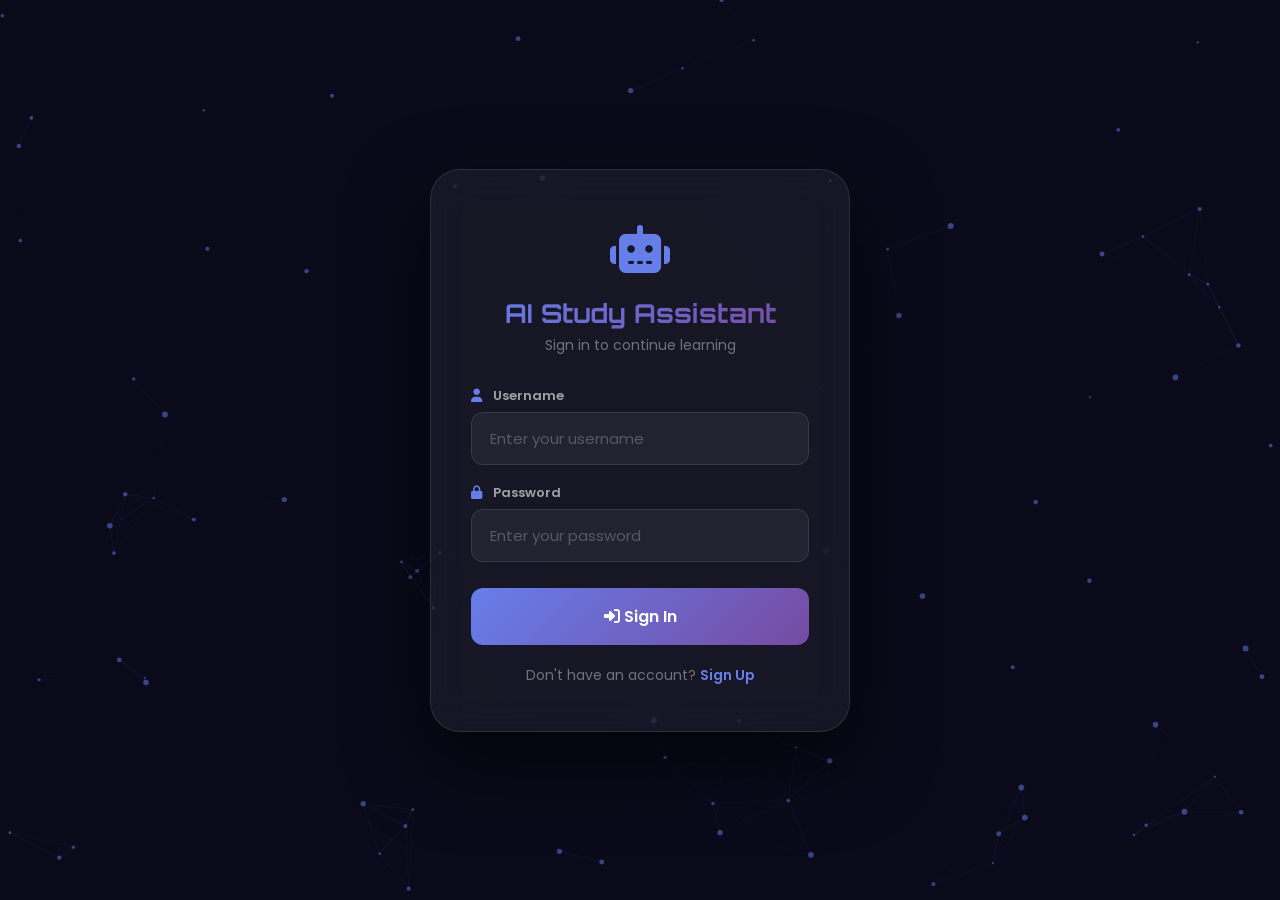
<file: frontend_backup/dashboard.html>
<!DOCTYPE html>
<html lang="en">
<head>
    <meta charset="UTF-8">
    <meta name="viewport" content="width=device-width, initial-scale=1.0">
    <title>Dashboard - AI Study Assistant</title>
    <link rel="stylesheet" href="https://cdnjs.cloudflare.com/ajax/libs/font-awesome/6.5.0/css/all.min.css">
    <link href="https://fonts.googleapis.com/css2?family=Orbitron:wght@400;700&family=Poppins:wght@300;400;600;700&display=swap" rel="stylesheet">
    <style>
        * { margin: 0; padding: 0; box-sizing: border-box; }
        body {
            font-family: 'Poppins', sans-serif;
            background: #0a0a1a;
            min-height: 100vh;
            padding: 20px;
        }
        .container { max-width: 1200px; margin: 0 auto; }
        .nav-bar {
            display: flex;
            justify-content: space-between;
            align-items: center;
            padding: 15px 25px;
            background: rgba(255,255,255,0.05);
            border-radius: 16px;
            border: 1px solid rgba(255,255,255,0.05);
            margin-bottom: 30px;
        }
        .nav-brand {
            font-family: 'Orbitron', sans-serif;
            font-size: 20px;
            color: white;
            text-decoration: none;
        }
        .nav-brand i { color: #667eea; margin-right: 10px; }
        .nav-links {
            display: flex;
            gap: 15px;
            align-items: center;
            flex-wrap: wrap;
        }
        .nav-links a {
            color: rgba(255,255,255,0.5);
            text-decoration: none;
            padding: 8px 16px;
            border-radius: 10px;
            font-size: 14px;
            transition: all 0.3s;
        }
        .nav-links a:hover, .nav-links a.active {
            color: white;
            background: rgba(102,126,234,0.15);
        }
        .user-badge {
            color: rgba(255,255,255,0.6);
            font-size: 14px;
            padding: 6px 14px;
            background: rgba(255,255,255,0.05);
            border-radius: 20px;
            display: flex;
            align-items: center;
            gap: 8px;
        }
        .logout-link {
            color: #ff4757 !important;
            cursor: pointer;
        }
        .logout-link:hover { background: rgba(255,71,87,0.15) !important; }
        .stats-grid {
            display: grid;
            grid-template-columns: repeat(auto-fit, minmax(220px, 1fr));
            gap: 20px;
            margin-bottom: 30px;
        }
        .stat-card {
            background: rgba(255,255,255,0.05);
            border-radius: 16px;
            padding: 25px;
            border: 1px solid rgba(255,255,255,0.05);
            transition: all 0.3s;
        }
        .stat-card:hover {
            transform: translateY(-5px);
            border-color: rgba(102,126,234,0.3);
        }
        .stat-card .stat-icon { font-size: 32px; margin-bottom: 10px; }
        .stat-card .stat-number { font-size: 36px; font-weight: 700; color: white; }
        .stat-card .stat-label { color: rgba(255,255,255,0.5); font-size: 14px; }
        .stat-card.purple .stat-icon { color: #667eea; }
        .stat-card.green .stat-icon { color: #00ff88; }
        .stat-card.orange .stat-icon { color: #ffa502; }
        .stat-card.pink .stat-icon { color: #ff6b81; }
        .top-intents {
            background: rgba(255,255,255,0.05);
            border-radius: 16px;
            padding: 25px;
            border: 1px solid rgba(255,255,255,0.05);
        }
        .top-intents h3 {
            color: rgba(255,255,255,0.7);
            margin-bottom: 15px;
            font-weight: 600;
        }
        .intent-bar {
            display: flex;
            align-items: center;
            gap: 15px;
            margin-bottom: 12px;
        }
        .intent-bar .intent-name {
            color: rgba(255,255,255,0.7);
            font-size: 14px;
            min-width: 120px;
        }
        .intent-bar .bar-track {
            flex: 1;
            height: 8px;
            background: rgba(255,255,255,0.05);
            border-radius: 4px;
            overflow: hidden;
        }
        .intent-bar .bar-fill {
            height: 100%;
            background: linear-gradient(90deg, #667eea, #764ba2);
            border-radius: 4px;
            transition: width 1s ease;
        }
        .intent-bar .intent-count {
            color: rgba(255,255,255,0.4);
            font-size: 13px;
            min-width: 40px;
            text-align: right;
        }
        .no-data {
            color: rgba(255,255,255,0.3);
            text-align: center;
            padding: 20px;
        }
        h1 { color: white; font-family: 'Orbitron', sans-serif; font-size: 24px; margin-bottom: 5px; }
        .subtitle { color: rgba(255,255,255,0.4); margin-bottom: 25px; }
        @media (max-width: 768px) {
            .nav-bar { flex-wrap: wrap; gap: 10px; padding: 12px 15px; }
            .nav-links { gap: 8px; }
            .nav-links a { font-size: 12px; padding: 5px 10px; }
        }
    </style>
</head>
<body>
    <div class="container">
        <div class="nav-bar">
            <a href="index.html" class="nav-brand"><i class="fas fa-robot"></i> AI Assistant</a>
            <div class="nav-links">
                <a href="index.html"><i class="fas fa-comment"></i> Chat</a>
                <a href="dashboard.html" class="active"><i class="fas fa-chart-pie"></i> Dashboard</a>
                <a href="history.html"><i class="fas fa-history"></i> History</a>
                <span class="user-badge"><i class="fas fa-user-circle"></i> <span id="navUsername">User</span></span>
                <a class="logout-link" onclick="logout()"><i class="fas fa-sign-out-alt"></i> Logout</a>
            </div>
        </div>

        <h1><i class="fas fa-chart-pie" style="color:#667eea;"></i> Dashboard</h1>
        <p class="subtitle">Your AI learning statistics at a glance</p>

        <div class="stats-grid" id="statsGrid">
            <div class="stat-card purple">
                <div class="stat-icon"><i class="fas fa-comments"></i></div>
                <div class="stat-number" id="totalQueries">0</div>
                <div class="stat-label">Total Queries</div>
            </div>
            <div class="stat-card green">
                <div class="stat-icon"><i class="fas fa-check-circle"></i></div>
                <div class="stat-number" id="answeredQueries">0</div>
                <div class="stat-label">Answered</div>
            </div>
            <div class="stat-card orange">
                <div class="stat-icon"><i class="fas fa-question-circle"></i></div>
                <div class="stat-number" id="unansweredQueries">0</div>
                <div class="stat-label">Unanswered</div>
            </div>
            <div class="stat-card pink">
                <div class="stat-icon"><i class="fas fa-percent"></i></div>
                <div class="stat-number" id="answerRate">0%</div>
                <div class="stat-label">Answer Rate</div>
            </div>
        </div>

        <div class="top-intents">
            <h3><i class="fas fa-tag" style="color:#667eea;"></i> Top Intent Categories</h3>
            <div id="intentList"><div class="no-data">No data yet. Start chatting to see insights!</div></div>
        </div>
    </div>

    <script>
        const API_URL = 'http://127.0.0.1:8080';

        function logout() {
            localStorage.clear();
            window.location.href = 'login.html';
        }

        function checkAuth() {
            const token = localStorage.getItem('token');
            const username = localStorage.getItem('username');
            if (!token) {
                window.location.href = 'login.html';
                return false;
            }
            document.getElementById('navUsername').textContent = username || 'User';
            return true;
        }

        async function loadDashboard() {
            const userId = localStorage.getItem('userId');
            const token = localStorage.getItem('token');
            try {
                let response = await fetch(`${API_URL}/api/analytics/${userId}`, {
                    headers: { 'Authorization': `Bearer ${token}` }
                });
                if (!response.ok) {
                    response = await fetch(`${API_URL}/api/analytics`);
                }
                const data = await response.json();
                updateDashboard(data);
            } catch (error) {
                document.getElementById('statsGrid').innerHTML = `
                    <div class="stat-card" style="grid-column:1/-1;text-align:center;padding:40px;">
                        <p style="color:rgba(255,255,255,0.3);">Could not load analytics. Start chatting to see data!</p>
                    </div>
                `;
            }
        }

        function updateDashboard(data) {
            const total = data.total_queries || 0;
            const answered = data.answered_queries || 0;
            const unanswered = data.unanswered_queries || 0;
            const rate = total > 0 ? Math.round((answered / total) * 100) : 0;

            document.getElementById('totalQueries').textContent = total;
            document.getElementById('answeredQueries').textContent = answered;
            document.getElementById('unansweredQueries').textContent = unanswered;
            document.getElementById('answerRate').textContent = rate + '%';

            const intents = data.top_intents || {};
            const intentList = document.getElementById('intentList');
            if (Object.keys(intents).length === 0) {
                intentList.innerHTML = '<div class="no-data">No data yet. Start chatting to see insights!</div>';
                return;
            }
            const maxCount = Math.max(...Object.values(intents));
            let html = '';
            for (const [intent, count] of Object.entries(intents)) {
                const percentage = maxCount > 0 ? (count / maxCount) * 100 : 0;
                html += `
                    <div class="intent-bar">
                        <span class="intent-name">${intent}</span>
                        <div class="bar-track"><div class="bar-fill" style="width: ${percentage}%;"></div></div>
                        <span class="intent-count">${count}</span>
                    </div>
                `;
            }
            intentList.innerHTML = html;
        }

        document.addEventListener('DOMContentLoaded', () => {
            if (!checkAuth()) return;
            loadDashboard();
        });
    </script>
</body>
</html>
</file>
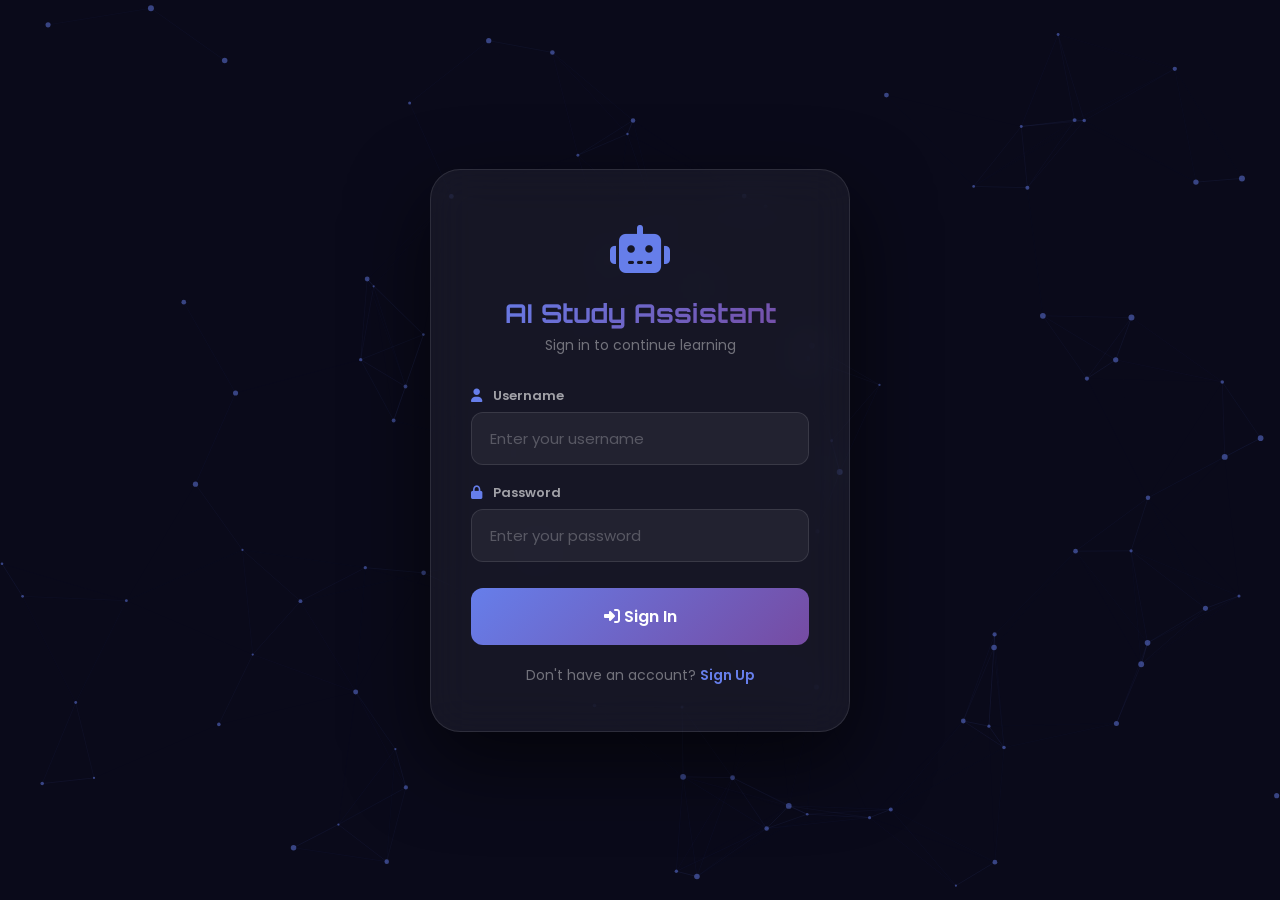
<file: frontend_backup/history.html>
<!DOCTYPE html>
<html lang="en">
<head>
    <meta charset="UTF-8">
    <meta name="viewport" content="width=device-width, initial-scale=1.0">
    <title>History - AI Study Assistant</title>
    <link rel="stylesheet" href="https://cdnjs.cloudflare.com/ajax/libs/font-awesome/6.5.0/css/all.min.css">
    <link href="https://fonts.googleapis.com/css2?family=Orbitron:wght@400;700&family=Poppins:wght@300;400;600;700&display=swap" rel="stylesheet">
    <style>
        * { margin: 0; padding: 0; box-sizing: border-box; }
        body {
            font-family: 'Poppins', sans-serif;
            background: #0a0a1a;
            min-height: 100vh;
            padding: 20px;
        }
        .container { max-width: 1200px; margin: 0 auto; }
        .nav-bar {
            display: flex;
            justify-content: space-between;
            align-items: center;
            padding: 15px 25px;
            background: rgba(255,255,255,0.05);
            border-radius: 16px;
            border: 1px solid rgba(255,255,255,0.05);
            margin-bottom: 30px;
        }
        .nav-brand {
            font-family: 'Orbitron', sans-serif;
            font-size: 20px;
            color: white;
            text-decoration: none;
        }
        .nav-brand i { color: #667eea; margin-right: 10px; }
        .nav-links {
            display: flex;
            gap: 15px;
            align-items: center;
            flex-wrap: wrap;
        }
        .nav-links a {
            color: rgba(255,255,255,0.5);
            text-decoration: none;
            padding: 8px 16px;
            border-radius: 10px;
            font-size: 14px;
            transition: all 0.3s;
        }
        .nav-links a:hover, .nav-links a.active {
            color: white;
            background: rgba(102,126,234,0.15);
        }
        .user-badge {
            color: rgba(255,255,255,0.6);
            font-size: 14px;
            padding: 6px 14px;
            background: rgba(255,255,255,0.05);
            border-radius: 20px;
            display: flex;
            align-items: center;
            gap: 8px;
        }
        .logout-link {
            color: #ff4757 !important;
            cursor: pointer;
        }
        .logout-link:hover { background: rgba(255,71,87,0.15) !important; }
        h1 { color: white; font-family: 'Orbitron', sans-serif; font-size: 24px; margin-bottom: 5px; }
        .subtitle { color: rgba(255,255,255,0.4); margin-bottom: 25px; }
        .history-controls {
            display: flex;
            gap: 15px;
            margin-bottom: 20px;
            flex-wrap: wrap;
            align-items: center;
        }
        .history-controls input {
            flex: 1;
            min-width: 200px;
            padding: 12px 18px;
            background: rgba(255,255,255,0.05);
            border: 1px solid rgba(255,255,255,0.1);
            border-radius: 12px;
            color: white;
            font-family: 'Poppins', sans-serif;
            font-size: 14px;
        }
        .history-controls input::placeholder { color: rgba(255,255,255,0.3); }
        .history-controls input:focus {
            border-color: #667eea;
            outline: none;
        }
        .clear-btn {
            padding: 12px 24px;
            background: rgba(255,71,87,0.15);
            border: 1px solid rgba(255,71,87,0.3);
            border-radius: 12px;
            color: #ff4757;
            cursor: pointer;
            font-family: 'Poppins', sans-serif;
            font-weight: 600;
            transition: all 0.3s;
        }
        .clear-btn:hover { background: rgba(255,71,87,0.25); }
        .history-list { display: flex; flex-direction: column; gap: 12px; }
        .history-item {
            background: rgba(255,255,255,0.03);
            border-radius: 12px;
            padding: 16px 20px;
            border: 1px solid rgba(255,255,255,0.05);
            transition: all 0.3s;
        }
        .history-item:hover { border-color: rgba(102,126,234,0.2); }
        .history-item .h-top {
            display: flex;
            justify-content: space-between;
            align-items: center;
            margin-bottom: 6px;
        }
        .history-item .h-query { color: white; font-weight: 600; font-size: 15px; }
        .history-item .h-meta {
            display: flex;
            gap: 15px;
            align-items: center;
            font-size: 12px;
            color: rgba(255,255,255,0.4);
        }
        .history-item .h-meta .intent-tag {
            background: rgba(102,126,234,0.15);
            padding: 2px 12px;
            border-radius: 12px;
            color: #667eea;
            font-size: 11px;
        }
        .history-item .h-answer {
            color: rgba(255,255,255,0.6);
            font-size: 14px;
            margin-top: 6px;
            padding-left: 10px;
            border-left: 2px solid #667eea;
        }
        .history-item .h-answer .answered { color: #00ff88; }
        .history-item .h-answer .unanswered { color: #ffa502; }
        .delete-btn {
            background: none;
            border: none;
            color: rgba(255,255,255,0.2);
            cursor: pointer;
            transition: color 0.3s;
            font-size: 14px;
        }
        .delete-btn:hover { color: #ff4757; }
        .no-history {
            color: rgba(255,255,255,0.3);
            text-align: center;
            padding: 40px;
        }
        .pagination {
            display: flex;
            justify-content: center;
            gap: 10px;
            margin-top: 20px;
        }
        .pagination button {
            padding: 8px 16px;
            background: rgba(255,255,255,0.05);
            border: 1px solid rgba(255,255,255,0.1);
            border-radius: 8px;
            color: rgba(255,255,255,0.5);
            cursor: pointer;
            font-family: 'Poppins', sans-serif;
            transition: all 0.3s;
        }
        .pagination button:hover {
            background: rgba(102,126,234,0.15);
            color: white;
        }
        @media (max-width: 768px) {
            .nav-bar { flex-wrap: wrap; gap: 10px; padding: 12px 15px; }
            .nav-links { gap: 8px; }
            .nav-links a { font-size: 12px; padding: 5px 10px; }
            .history-controls { flex-direction: column; }
            .history-controls input { width: 100%; min-width: unset; }
            .clear-btn { width: 100%; }
        }
    </style>
</head>
<body>
    <div class="container">
        <div class="nav-bar">
            <a href="index.html" class="nav-brand"><i class="fas fa-robot"></i> AI Assistant</a>
            <div class="nav-links">
                <a href="index.html"><i class="fas fa-comment"></i> Chat</a>
                <a href="dashboard.html"><i class="fas fa-chart-pie"></i> Dashboard</a>
                <a href="history.html" class="active"><i class="fas fa-history"></i> History</a>
                <span class="user-badge"><i class="fas fa-user-circle"></i> <span id="navUsername">User</span></span>
                <a class="logout-link" onclick="logout()"><i class="fas fa-sign-out-alt"></i> Logout</a>
            </div>
        </div>

        <h1><i class="fas fa-history" style="color:#667eea;"></i> Chat History</h1>
        <p class="subtitle">Your conversation history with the AI assistant</p>

        <div class="history-controls">
            <input type="text" id="searchInput" placeholder="Search conversations..." onkeyup="filterHistory()" />
            <button class="clear-btn" onclick="clearHistory()"><i class="fas fa-trash"></i> Clear All</button>
        </div>

        <div class="history-list" id="historyList">
            <div class="no-history">Loading your conversation history...</div>
        </div>

        <div class="pagination" id="pagination">
            <button onclick="loadHistory(1)">1</button>
        </div>
    </div>

    <script>
        const API_URL = 'http://127.0.0.1:8080';
        let allHistory = [];
        let currentPage = 1;
        const pageSize = 10;

        function logout() {
            localStorage.clear();
            window.location.href = 'login.html';
        }

        function checkAuth() {
            const token = localStorage.getItem('token');
            const username = localStorage.getItem('username');
            if (!token) {
                window.location.href = 'login.html';
                return false;
            }
            document.getElementById('navUsername').textContent = username || 'User';
            return true;
        }

        async function loadHistory(page = 1) {
            const userId = localStorage.getItem('userId');
            const token = localStorage.getItem('token');
            currentPage = page;

            try {
                const response = await fetch(`${API_URL}/api/history/${userId}`, {
                    headers: { 'Authorization': `Bearer ${token}` }
                });

                if (!response.ok) throw new Error('Failed to load history');

                allHistory = await response.json();
                renderHistory(page);
            } catch (error) {
                document.getElementById('historyList').innerHTML = `
                    <div class="no-history">
                        <i class="fas fa-cloud-download-alt" style="font-size: 32px; display: block; margin-bottom: 10px;"></i>
                        Could not load history. Start chatting to save conversations!
                    </div>
                `;
                document.getElementById('pagination').innerHTML = '';
            }
        }

        function renderHistory(page) {
            const list = document.getElementById('historyList');
            
            if (allHistory.length === 0) {
                list.innerHTML = `
                    <div class="no-history">
                        <i class="fas fa-inbox" style="font-size: 32px; display: block; margin-bottom: 10px;"></i>
                        No conversation history yet. Start chatting with the AI!
                    </div>
                `;
                document.getElementById('pagination').innerHTML = '';
                return;
            }

            const start = (page - 1) * pageSize;
            const end = start + pageSize;
            const pageItems = allHistory.slice(start, end);

            let html = '';
            pageItems.forEach(item => {
                const status = item.is_answered ? '✅ Answered' : '❌ Unanswered';
                const statusClass = item.is_answered ? 'answered' : 'unanswered';
                const time = new Date(item.timestamp).toLocaleString();
                
                html += `
                    <div class="history-item">
                        <div class="h-top">
                            <span class="h-query">${escapeHtml(item.query)}</span>
                            <button class="delete-btn" onclick="deleteConversation(${item.id})">
                                <i class="fas fa-times"></i>
                            </button>
                        </div>
                        <div class="h-meta">
                            <span class="intent-tag">${item.intent || 'Unknown'}</span>
                            <span>${time}</span>
                            <span class="${statusClass}">${status}</span>
                        </div>
                        <div class="h-answer">
                            ${escapeHtml(item.response.substring(0, 200))}${item.response.length > 200 ? '...' : ''}
                        </div>
                    </div>
                `;
            });

            list.innerHTML = html;

            // Pagination
            const totalPages = Math.ceil(allHistory.length / pageSize);
            let paginationHtml = '';
            for (let i = 1; i <= Math.min(totalPages, 5); i++) {
                paginationHtml += `<button onclick="loadHistory(${i})" ${i === page ? 'style="background:rgba(102,126,234,0.3);color:white;"' : ''}>${i}</button>`;
            }
            document.getElementById('pagination').innerHTML = paginationHtml;
        }

        function escapeHtml(text) {
            const div = document.createElement('div');
            div.textContent = text;
            return div.innerHTML;
        }

        function filterHistory() {
            const search = document.getElementById('searchInput').value.toLowerCase();
            const filtered = allHistory.filter(item => 
                item.query.toLowerCase().includes(search) ||
                item.response.toLowerCase().includes(search)
            );
            const list = document.getElementById('historyList');
            
            if (filtered.length === 0) {
                list.innerHTML = '<div class="no-history">No matching conversations found.</div>';
                return;
            }

            let html = '';
            filtered.slice(0, 10).forEach(item => {
                const status = item.is_answered ? '✅ Answered' : '❌ Unanswered';
                const statusClass = item.is_answered ? 'answered' : 'unanswered';
                const time = new Date(item.timestamp).toLocaleString();
                
                html += `
                    <div class="history-item">
                        <div class="h-top">
                            <span class="h-query">${escapeHtml(item.query)}</span>
                        </div>
                        <div class="h-meta">
                            <span class="intent-tag">${item.intent || 'Unknown'}</span>
                            <span>${time}</span>
                            <span class="${statusClass}">${status}</span>
                        </div>
                        <div class="h-answer">${escapeHtml(item.response.substring(0, 200))}${item.response.length > 200 ? '...' : ''}</div>
                    </div>
                `;
            });
            list.innerHTML = html;
        }

        async function deleteConversation(id) {
            if (!confirm('Delete this conversation?')) return;
            const userId = localStorage.getItem('userId');
            const token = localStorage.getItem('token');

            try {
                await fetch(`${API_URL}/api/history/${userId}/${id}`, {
                    method: 'DELETE',
                    headers: { 'Authorization': `Bearer ${token}` }
                });
                loadHistory(currentPage);
            } catch (error) {
                alert('Failed to delete conversation');
            }
        }

        async function clearHistory() {
            if (!confirm('Clear ALL conversation history?')) return;
            const userId = localStorage.getItem('userId');
            const token = localStorage.getItem('token');

            try {
                await fetch(`${API_URL}/api/history/${userId}`, {
                    method: 'DELETE',
                    headers: { 'Authorization': `Bearer ${token}` }
                });
                allHistory = [];
                renderHistory(1);
            } catch (error) {
                alert('Failed to clear history');
            }
        }

        document.addEventListener('DOMContentLoaded', () => {
            if (!checkAuth()) return;
            loadHistory(1);
        });
    </script>
</body>
</html>
</file>
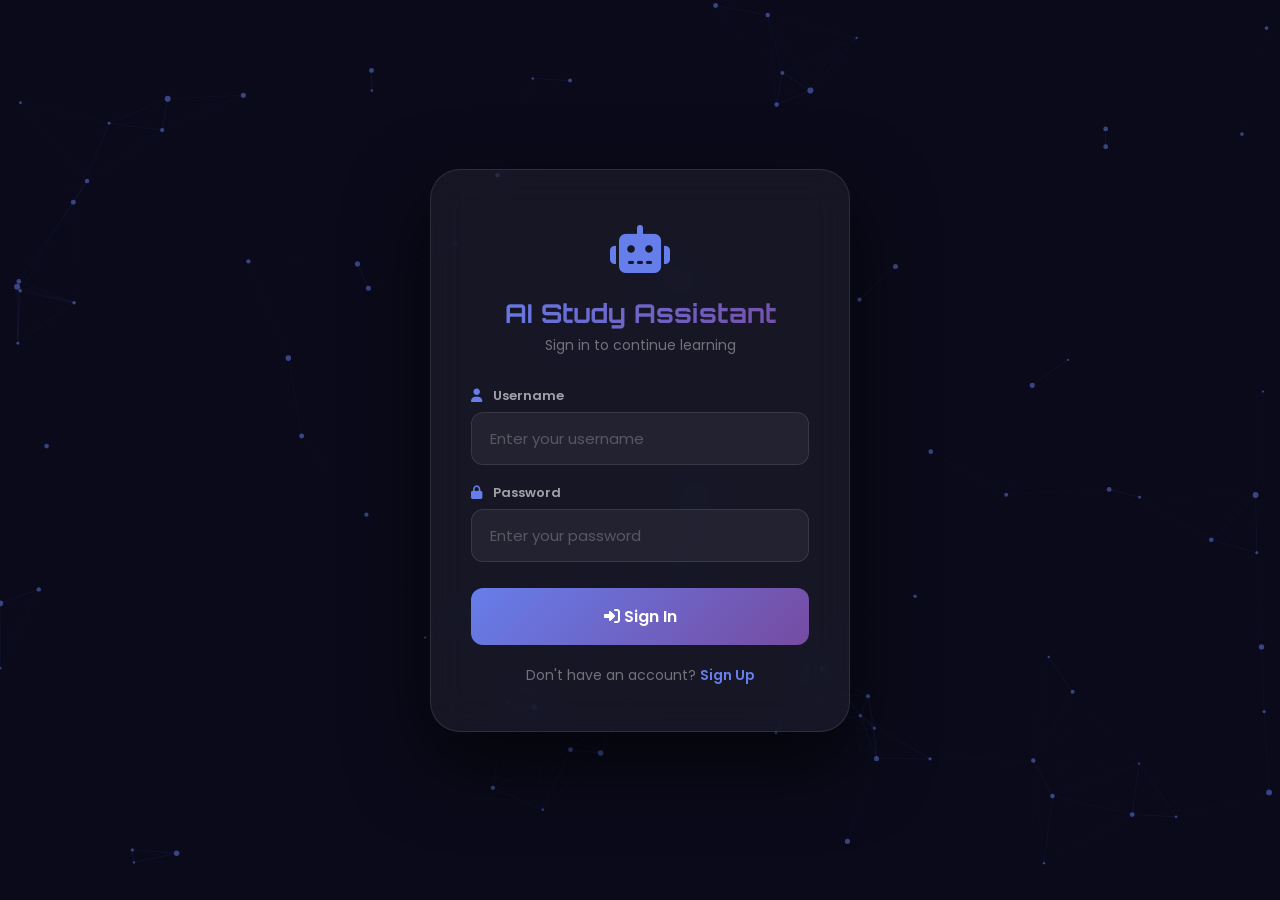
<file: frontend_backup/login.html>
<!DOCTYPE html>
<html lang="en">
<head>
    <meta charset="UTF-8">
    <meta name="viewport" content="width=device-width, initial-scale=1.0">
    <title>Login - AI Study Assistant</title>
    <link rel="stylesheet" href="https://cdnjs.cloudflare.com/ajax/libs/font-awesome/6.5.0/css/all.min.css">
    <link href="https://fonts.googleapis.com/css2?family=Orbitron:wght@400;700&family=Poppins:wght@300;400;600;700&display=swap" rel="stylesheet">
    <style>
        * { margin: 0; padding: 0; box-sizing: border-box; }
        body {
            font-family: 'Poppins', sans-serif;
            background: #0a0a1a;
            min-height: 100vh;
            display: flex;
            justify-content: center;
            align-items: center;
            padding: 20px;
            overflow: hidden;
        }
        #particles-canvas {
            position: fixed;
            top: 0; left: 0;
            width: 100%; height: 100%;
            z-index: 0;
        }
        .auth-container {
            position: relative;
            z-index: 1;
            width: 100%;
            max-width: 420px;
        }
        .auth-box {
            background: rgba(255,255,255,0.05);
            backdrop-filter: blur(20px);
            border-radius: 30px;
            padding: 45px 40px;
            border: 1px solid rgba(255,255,255,0.1);
            box-shadow: 0 30px 80px rgba(0,0,0,0.6);
            animation: slideUp 0.6s ease-out;
        }
        @keyframes slideUp {
            from { opacity: 0; transform: translateY(40px); }
            to { opacity: 1; transform: translateY(0); }
        }
        .logo-icon {
            text-align: center;
            font-size: 48px;
            margin-bottom: 10px;
            color: #667eea;
        }
        .auth-box h1 {
            font-family: 'Orbitron', sans-serif;
            font-size: 26px;
            text-align: center;
            background: linear-gradient(135deg, #667eea, #764ba2);
            -webkit-background-clip: text;
            -webkit-text-fill-color: transparent;
            margin-bottom: 6px;
        }
        .auth-box p.subtitle {
            text-align: center;
            color: rgba(255,255,255,0.4);
            font-size: 14px;
            margin-bottom: 30px;
        }
        .auth-box .input-group {
            margin-bottom: 18px;
        }
        .auth-box .input-group label {
            display: block;
            color: rgba(255,255,255,0.6);
            font-size: 13px;
            font-weight: 600;
            margin-bottom: 6px;
        }
        .auth-box .input-group label i {
            margin-right: 8px;
            color: #667eea;
        }
        .auth-box .input-group input {
            width: 100%;
            padding: 14px 18px;
            background: rgba(255,255,255,0.05);
            border: 1px solid rgba(255,255,255,0.1);
            border-radius: 12px;
            color: white;
            font-size: 15px;
            font-family: 'Poppins', sans-serif;
            transition: all 0.3s;
        }
        .auth-box .input-group input:focus {
            border-color: #667eea;
            outline: none;
            box-shadow: 0 0 30px rgba(102,126,234,0.1);
        }
        .auth-box .input-group input::placeholder {
            color: rgba(255,255,255,0.25);
        }
        .auth-btn {
            width: 100%;
            padding: 16px;
            background: linear-gradient(135deg, #667eea, #764ba2);
            border: none;
            border-radius: 12px;
            color: white;
            font-size: 16px;
            font-weight: 600;
            font-family: 'Poppins', sans-serif;
            cursor: pointer;
            transition: all 0.3s;
            margin-top: 8px;
        }
        .auth-btn:hover {
            transform: translateY(-2px);
            box-shadow: 0 10px 40px rgba(102,126,234,0.4);
        }
        .auth-btn:active { transform: scale(0.97); }
        .auth-switch {
            text-align: center;
            color: rgba(255,255,255,0.4);
            font-size: 14px;
            margin-top: 20px;
        }
        .auth-switch a {
            color: #667eea;
            text-decoration: none;
            font-weight: 600;
            cursor: pointer;
            transition: color 0.3s;
        }
        .auth-switch a:hover { color: #764ba2; }
        .error-msg {
            color: #ff4757;
            font-size: 13px;
            text-align: center;
            margin-top: 10px;
            display: none;
            background: rgba(255,71,87,0.1);
            padding: 10px;
            border-radius: 8px;
            border: 1px solid rgba(255,71,87,0.2);
        }
        .success-msg {
            color: #00ff88;
            font-size: 13px;
            text-align: center;
            margin-top: 10px;
            display: none;
            background: rgba(0,255,136,0.1);
            padding: 10px;
            border-radius: 8px;
            border: 1px solid rgba(0,255,136,0.2);
        }
        #registerContainer { display: none; }
        @media (max-width: 480px) {
            .auth-box { padding: 30px 20px; }
            .auth-box h1 { font-size: 22px; }
        }
    </style>
</head>
<body>
    <canvas id="particles-canvas"></canvas>

    <!-- LOGIN -->
    <div class="auth-container" id="loginContainer">
        <div class="auth-box">
            <div class="logo-icon"><i class="fas fa-robot"></i></div>
            <h1>AI Study Assistant</h1>
            <p class="subtitle">Sign in to continue learning</p>
            <div id="loginError" class="error-msg"></div>
            <div id="loginSuccess" class="success-msg"></div>
            <div class="input-group">
                <label><i class="fas fa-user"></i> Username</label>
                <input type="text" id="loginUsername" placeholder="Enter your username" />
            </div>
            <div class="input-group">
                <label><i class="fas fa-lock"></i> Password</label>
                <input type="password" id="loginPassword" placeholder="Enter your password" onkeypress="if(event.key==='Enter') login()" />
            </div>
            <button class="auth-btn" onclick="login()"><i class="fas fa-sign-in-alt"></i> Sign In</button>
            <div class="auth-switch">Don't have an account? <a onclick="showRegister()">Sign Up</a></div>
        </div>
    </div>

    <!-- REGISTER -->
    <div class="auth-container" id="registerContainer">
        <div class="auth-box">
            <div class="logo-icon"><i class="fas fa-user-plus"></i></div>
            <h1>Create Account</h1>
            <p class="subtitle">Start your AI learning journey</p>
            <div id="registerError" class="error-msg"></div>
            <div id="registerSuccess" class="success-msg"></div>
            <div class="input-group">
                <label><i class="fas fa-user"></i> Username</label>
                <input type="text" id="regUsername" placeholder="Choose a username" />
            </div>
            <div class="input-group">
                <label><i class="fas fa-envelope"></i> Email</label>
                <input type="email" id="regEmail" placeholder="Enter your email" />
            </div>
            <div class="input-group">
                <label><i class="fas fa-lock"></i> Password</label>
                <input type="password" id="regPassword" placeholder="Create a password (min 6 chars)" />
            </div>
            <button class="auth-btn" onclick="register()"><i class="fas fa-user-plus"></i> Create Account</button>
            <div class="auth-switch">Already have an account? <a onclick="showLogin()">Sign In</a></div>
        </div>
    </div>

    <script>
        const API_URL = 'http://127.0.0.1:8080';

        // ===== PARTICLES =====
        const canvas = document.getElementById('particles-canvas');
        const ctx = canvas.getContext('2d');
        let particles = [];
        function resizeCanvas() {
            canvas.width = window.innerWidth;
            canvas.height = window.innerHeight;
        }
        resizeCanvas();
        window.addEventListener('resize', resizeCanvas);

        class Particle {
            constructor() {
                this.x = Math.random() * canvas.width;
                this.y = Math.random() * canvas.height;
                this.size = Math.random() * 2 + 1;
                this.speedX = (Math.random() - 0.5) * 0.5;
                this.speedY = (Math.random() - 0.5) * 0.5;
            }
            update() {
                this.x += this.speedX;
                this.y += this.speedY;
                if (this.x > canvas.width) this.x = 0;
                if (this.x < 0) this.x = canvas.width;
                if (this.y > canvas.height) this.y = 0;
                if (this.y < 0) this.y = canvas.height;
            }
            draw() {
                ctx.beginPath();
                ctx.arc(this.x, this.y, this.size, 0, Math.PI * 2);
                ctx.fillStyle = 'rgba(102, 126, 234, 0.5)';
                ctx.fill();
            }
        }
        for (let i = 0; i < 100; i++) particles.push(new Particle());

        function animateParticles() {
            ctx.clearRect(0, 0, canvas.width, canvas.height);
            particles.forEach(p => { p.update(); p.draw(); });
            for (let i = 0; i < particles.length; i++) {
                for (let j = i + 1; j < particles.length; j++) {
                    const dx = particles[i].x - particles[j].x;
                    const dy = particles[i].y - particles[j].y;
                    const dist = Math.sqrt(dx * dx + dy * dy);
                    if (dist < 150) {
                        ctx.beginPath();
                        ctx.moveTo(particles[i].x, particles[i].y);
                        ctx.lineTo(particles[j].x, particles[j].y);
                        ctx.strokeStyle = `rgba(102, 126, 234, ${0.1 * (1 - dist / 150)})`;
                        ctx.lineWidth = 1;
                        ctx.stroke();
                    }
                }
            }
            requestAnimationFrame(animateParticles);
        }
        animateParticles();

        // ===== AUTH =====
        function showRegister() {
            document.getElementById('loginContainer').style.display = 'none';
            document.getElementById('registerContainer').style.display = 'block';
            document.getElementById('registerError').style.display = 'none';
            document.getElementById('registerSuccess').style.display = 'none';
        }
        function showLogin() {
            document.getElementById('registerContainer').style.display = 'none';
            document.getElementById('loginContainer').style.display = 'block';
            document.getElementById('loginError').style.display = 'none';
            document.getElementById('loginSuccess').style.display = 'none';
        }

        async function login() {
            const username = document.getElementById('loginUsername').value.trim();
            const password = document.getElementById('loginPassword').value.trim();
            const errorEl = document.getElementById('loginError');
            const successEl = document.getElementById('loginSuccess');
            errorEl.style.display = 'none';
            successEl.style.display = 'none';
            if (!username || !password) {
                errorEl.style.display = 'block';
                errorEl.textContent = 'Please enter username and password';
                return;
            }
            try {
                const response = await fetch(`${API_URL}/api/login`, {
                    method: 'POST',
                    headers: { 'Content-Type': 'application/json' },
                    body: JSON.stringify({ username, password })
                });
                const data = await response.json();
                if (response.ok) {
                    localStorage.setItem('token', data.access_token);
                    localStorage.setItem('userId', data.user_id);
                    localStorage.setItem('username', data.username);
                    localStorage.setItem('email', data.email);
                    successEl.style.display = 'block';
                    successEl.textContent = 'Login successful! Redirecting...';
                    setTimeout(() => { window.location.href = 'index.html'; }, 500);
                } else {
                    errorEl.style.display = 'block';
                    errorEl.textContent = data.detail || 'Login failed';
                }
            } catch (error) {
                errorEl.style.display = 'block';
                errorEl.textContent = 'Could not connect to server. Make sure backend is running.';
            }
        }

        async function register() {
            const username = document.getElementById('regUsername').value.trim();
            const email = document.getElementById('regEmail').value.trim();
            const password = document.getElementById('regPassword').value.trim();
            const errorEl = document.getElementById('registerError');
            const successEl = document.getElementById('registerSuccess');
            errorEl.style.display = 'none';
            successEl.style.display = 'none';
            if (!username || !email || !password) {
                errorEl.style.display = 'block';
                errorEl.textContent = 'Please fill all fields';
                return;
            }
            if (password.length < 6) {
                errorEl.style.display = 'block';
                errorEl.textContent = 'Password must be at least 6 characters';
                return;
            }
            try {
                const response = await fetch(`${API_URL}/api/register`, {
                    method: 'POST',
                    headers: { 'Content-Type': 'application/json' },
                    body: JSON.stringify({ username, email, password })
                });
                const data = await response.json();
                if (response.ok) {
                    localStorage.setItem('token', data.access_token);
                    localStorage.setItem('userId', data.user_id);
                    localStorage.setItem('username', data.username);
                    localStorage.setItem('email', data.email);
                    successEl.style.display = 'block';
                    successEl.textContent = 'Account created! Redirecting...';
                    setTimeout(() => { window.location.href = 'index.html'; }, 500);
                } else {
                    errorEl.style.display = 'block';
                    errorEl.textContent = data.detail || 'Registration failed';
                }
            } catch (error) {
                errorEl.style.display = 'block';
                errorEl.textContent = 'Could not connect to server. Make sure backend is running.';
            }
        }

        // Enter key support
        document.getElementById('regPassword').addEventListener('keypress', function(e) {
            if (e.key === 'Enter') register();
        });

        // Check if already logged in
        if (localStorage.getItem('token')) {
            window.location.href = 'index.html';
        }
    </script>
</body>
</html>
</file>
<file: frontend/style.css>
/* ============================================================
   AI Study Assistant - Global Styles
   ============================================================ */

:root[data-theme="dark"] {
  --bg-primary: #1a1a1a;
  --bg-secondary: #232323;
  --bg-tertiary: #2b2b2b;
  --bg-hover: #333333;
  --bg-input: #262626;
  --border: #3a3a3a;
  --border-strong: #4a4a4a;
  --text-primary: #e8e8e8;
  --text-secondary: #b5b5b5;
  --text-muted: #8a8a8a;
  --accent: #3b82f6;
  --accent-hover: #2563eb;
  --accent-muted: rgba(59, 130, 246, 0.14);
  --danger: #ef4444;
  --danger-muted: rgba(239, 68, 68, 0.14);
}
:root[data-theme="light"] {
  --bg-primary: #ffffff;
  --bg-secondary: #f9f9f9;
  --bg-tertiary: #f2f2f2;
  --bg-hover: #efefef;
  --bg-input: #ffffff;
  --border: #e5e5e5;
  --border-strong: #d4d4d4;
  --text-primary: #1a1a1a;
  --text-secondary: #4a4a4a;
  --text-muted: #6b6b6b;
  --accent: #2563eb;
  --accent-hover: #1d4ed8;
  --accent-muted: rgba(37, 99, 235, 0.10);
  --danger: #dc2626;
  --danger-muted: rgba(220, 38, 38, 0.10);
}

* { margin: 0; padding: 0; box-sizing: border-box; }
html, body { height: 100%; }

body {
  font-family: 'Poppins', -apple-system, BlinkMacSystemFont, 'Segoe UI', sans-serif;
  background: var(--bg-primary);
  color: var(--text-primary);
  font-size: 14px;
  line-height: 1.5;
  display: flex;
  overflow: hidden;
}

a { color: inherit; text-decoration: none; }

button {
  font-family: inherit;
  cursor: pointer;
  border: none;
  background: none;
  color: inherit;
}

/* Sidebar */
.sidebar {
  width: 260px;
  min-width: 260px;
  height: 100vh;
  background: var(--bg-secondary);
  border-right: 1px solid var(--border);
  display: flex;
  flex-direction: column;
  overflow: hidden;
}

.sidebar.collapsed { width: 0; min-width: 0; border-right: none; }

.sidebar-header {
  display: flex;
  align-items: center;
  justify-content: space-between;
  padding: 14px;
  border-bottom: 1px solid var(--border);
}

.sidebar-brand {
  font-size: 14px;
  font-weight: 600;
  color: var(--text-primary);
}

.sidebar-toggle {
  width: 28px;
  height: 28px;
  display: flex;
  align-items: center;
  justify-content: center;
  border-radius: 4px;
  color: var(--text-muted);
}

.sidebar-toggle:hover { background: var(--bg-hover); color: var(--text-primary); }

.new-chat-btn {
  margin: 12px;
  padding: 10px 12px;
  background: var(--bg-tertiary);
  border: 1px solid var(--border);
  border-radius: 6px;
  color: var(--text-primary);
  font-size: 13px;
  font-weight: 500;
  display: flex;
  align-items: center;
  gap: 8px;
}

.new-chat-btn:hover { background: var(--bg-hover); border-color: var(--border-strong); }

.sessions-label {
  padding: 8px 16px 6px;
  font-size: 11px;
  font-weight: 500;
  text-transform: uppercase;
  letter-spacing: 0.06em;
  color: var(--text-muted);
}

.sessions-list {
  flex: 1;
  overflow-y: auto;
  padding: 0 8px 8px;
  display: flex;
  flex-direction: column;
  gap: 1px;
}

.sessions-list::-webkit-scrollbar { width: 8px; }
.sessions-list::-webkit-scrollbar-thumb { background: var(--border-strong); border-radius: 4px; }

.sessions-empty { padding: 16px 12px; font-size: 12px; color: var(--text-muted); }

.session-item {
  display: flex;
  align-items: center;
  justify-content: space-between;
  gap: 6px;
  padding: 8px 10px;
  border-radius: 4px;
  cursor: pointer;
  font-size: 13px;
  color: var(--text-secondary);
  min-height: 34px;
}

.session-item:hover { background: var(--bg-hover); color: var(--text-primary); }
.session-item.active { background: var(--accent-muted); color: var(--text-primary); }

.session-title {
  flex: 1;
  overflow: hidden;
  text-overflow: ellipsis;
  white-space: nowrap;
}

.session-delete {
  width: 20px;
  height: 20px;
  display: flex;
  align-items: center;
  justify-content: center;
  border-radius: 3px;
  color: var(--text-muted);
  opacity: 0;
  flex-shrink: 0;
}

.session-item:hover .session-delete { opacity: 1; }
.session-delete:hover { background: var(--danger-muted); color: var(--danger); }

.sidebar-footer {
  border-top: 1px solid var(--border);
  padding: 8px;
  display: flex;
  flex-direction: column;
  gap: 1px;
}

.sidebar-link {
  display: flex;
  align-items: center;
  gap: 10px;
  padding: 9px 10px;
  border-radius: 4px;
  color: var(--text-secondary);
  font-size: 13px;
  text-align: left;
  width: 100%;
}

.sidebar-link:hover { background: var(--bg-hover); color: var(--text-primary); }
.sidebar-link.danger { color: var(--danger); }
.sidebar-link.danger:hover { background: var(--danger-muted); }

/* Main area */
.main-area {
  flex: 1;
  display: flex;
  flex-direction: column;
  height: 100vh;
  overflow: hidden;
  background: var(--bg-primary);
}

.top-bar {
  display: flex;
  align-items: center;
  justify-content: space-between;
  padding: 14px 24px;
  border-bottom: 1px solid var(--border);
  background: var(--bg-primary);
  flex-shrink: 0;
}

.top-bar-left { display: flex; align-items: center; gap: 12px; }

.sidebar-open-btn {
  width: 32px;
  height: 32px;
  display: none;
  align-items: center;
  justify-content: center;
  border-radius: 4px;
  color: var(--text-secondary);
}

.sidebar-open-btn:hover { background: var(--bg-hover); color: var(--text-primary); }

.page-title { font-size: 15px; font-weight: 600; color: var(--text-primary); }
.page-subtitle { font-size: 12px; color: var(--text-muted); margin-top: 2px; }

.top-bar-right { display: flex; align-items: center; gap: 12px; }

.user-badge {
  font-size: 13px;
  color: var(--text-secondary);
  padding: 5px 10px;
  background: var(--bg-secondary);
  border: 1px solid var(--border);
  border-radius: 4px;
}

.offline-badge {
  display: none;
  font-size: 11px;
  padding: 4px 8px;
  background: var(--danger-muted);
  color: var(--danger);
  border: 1px solid var(--danger);
  border-radius: 4px;
}

.offline-badge.active { display: inline-block; }

/* Chat page */
.chat-container {
  flex: 1;
  display: flex;
  flex-direction: column;
  max-width: 900px;
  width: 100%;
  margin: 0 auto;
  overflow: hidden;
}

.chat-body {
  flex: 1;
  overflow-y: auto;
  padding: 24px;
  display: flex;
  flex-direction: column;
  gap: 20px;
}

.chat-body::-webkit-scrollbar { width: 8px; }
.chat-body::-webkit-scrollbar-thumb { background: var(--border-strong); border-radius: 4px; }

.message { display: flex; gap: 12px; align-items: flex-start; }

.message-avatar {
  width: 32px;
  height: 32px;
  border-radius: 4px;
  display: flex;
  align-items: center;
  justify-content: center;
  flex-shrink: 0;
  background: var(--bg-tertiary);
  color: var(--text-secondary);
  border: 1px solid var(--border);
}

.message.user .message-avatar {
  background: var(--accent);
  color: #ffffff;
  border-color: var(--accent);
}

.message-content { flex: 1; min-width: 0; }

.message-header {
  display: flex;
  align-items: baseline;
  gap: 10px;
  margin-bottom: 6px;
}

.message-sender { font-size: 13px; font-weight: 600; color: var(--text-primary); }
.message-time { font-size: 11px; color: var(--text-muted); }

.message-text {
  font-size: 14px;
  line-height: 1.7;
  color: var(--text-primary);
  white-space: pre-wrap;
  word-wrap: break-word;
}

.message-text a { color: var(--accent); text-decoration: underline; }

.typing-indicator { display: inline-flex; gap: 4px; align-items: center; padding: 4px 0; }

.typing-indicator span {
  width: 6px;
  height: 6px;
  border-radius: 50%;
  background: var(--text-muted);
  animation: typing-pulse 1.4s infinite ease-in-out;
}

.typing-indicator span:nth-child(2) { animation-delay: 0.2s; }
.typing-indicator span:nth-child(3) { animation-delay: 0.4s; }

@keyframes typing-pulse {
  0%, 60%, 100% { opacity: 0.3; }
  30% { opacity: 1; }
}

/* Quick questions */
.quick-questions {
  padding: 12px 24px;
  border-top: 1px solid var(--border);
  display: flex;
  gap: 8px;
  flex-wrap: wrap;
  background: var(--bg-primary);
  flex-shrink: 0;
}

.quick-btn {
  padding: 6px 12px;
  background: var(--bg-secondary);
  border: 1px solid var(--border);
  border-radius: 4px;
  color: var(--text-secondary);
  font-size: 12px;
}

.quick-btn:hover { background: var(--bg-hover); color: var(--text-primary); border-color: var(--border-strong); }

/* Chat footer */
.chat-footer {
  padding: 16px 24px 20px;
  border-top: 1px solid var(--border);
  display: flex;
  gap: 10px;
  align-items: center;
  background: var(--bg-primary);
  flex-shrink: 0;
}

.chat-input {
  flex: 1;
  padding: 11px 14px;
  background: var(--bg-input);
  border: 1px solid var(--border);
  border-radius: 6px;
  color: var(--text-primary);
  font-family: inherit;
  font-size: 14px;
  outline: none;
}

.chat-input:focus { border-color: var(--accent); }
.chat-input::placeholder { color: var(--text-muted); }

.send-btn {
  padding: 11px 20px;
  background: var(--accent);
  border: none;
  border-radius: 6px;
  color: #ffffff;
  font-family: inherit;
  font-weight: 500;
  font-size: 14px;
  display: flex;
  align-items: center;
  gap: 8px;
}

.send-btn:hover { background: var(--accent-hover); }
.send-btn:disabled { opacity: 0.5; cursor: not-allowed; }

/* Login */
.login-wrapper {
  min-height: 100vh;
  display: flex;
  align-items: center;
  justify-content: center;
  padding: 24px;
  width: 100%;
  background: var(--bg-primary);
}

.login-card {
  width: 100%;
  max-width: 400px;
  padding: 32px;
  background: var(--bg-secondary);
  border: 1px solid var(--border);
  border-radius: 8px;
}

.login-brand { font-size: 16px; font-weight: 600; color: var(--text-primary); margin-bottom: 6px; }
.login-subtitle { font-size: 13px; color: var(--text-muted); margin-bottom: 24px; }

.form-group { margin-bottom: 16px; }

.form-label {
  display: block;
  font-size: 12px;
  color: var(--text-secondary);
  margin-bottom: 6px;
  font-weight: 500;
}

.form-input {
  width: 100%;
  padding: 11px 14px;
  background: var(--bg-input);
  border: 1px solid var(--border);
  border-radius: 6px;
  color: var(--text-primary);
  font-family: inherit;
  font-size: 14px;
  outline: none;
}

.form-input:focus { border-color: var(--accent); }
.form-input::placeholder { color: var(--text-muted); }

.btn-primary {
  width: 100%;
  padding: 11px 20px;
  background: var(--accent);
  border: none;
  border-radius: 6px;
  color: #ffffff;
  font-family: inherit;
  font-weight: 500;
  font-size: 14px;
  margin-top: 8px;
}

.btn-primary:hover { background: var(--accent-hover); }
.btn-primary:disabled { opacity: 0.5; cursor: not-allowed; }

.form-footer { margin-top: 20px; text-align: center; font-size: 13px; color: var(--text-muted); }
.form-footer a { color: var(--accent); font-weight: 500; }
.form-footer a:hover { text-decoration: underline; }

.form-error {
  padding: 10px 12px;
  background: var(--danger-muted);
  border: 1px solid var(--danger);
  border-radius: 4px;
  color: var(--danger);
  font-size: 13px;
  margin-bottom: 16px;
  display: none;
}

.form-error.visible { display: block; }

/* Dashboard */
.dashboard-container { flex: 1; overflow-y: auto; padding: 24px; }

.dashboard-grid {
  display: grid;
  grid-template-columns: repeat(auto-fit, minmax(200px, 1fr));
  gap: 16px;
  margin-bottom: 24px;
  max-width: 1200px;
  margin-left: auto;
  margin-right: auto;
}

.stat-card {
  padding: 20px;
  background: var(--bg-secondary);
  border: 1px solid var(--border);
  border-radius: 6px;
}

.stat-label { font-size: 12px; color: var(--text-muted); margin-bottom: 8px; text-transform: uppercase; letter-spacing: 0.05em; }
.stat-value { font-size: 26px; font-weight: 600; color: var(--text-primary); line-height: 1.2; }

/* History */
.history-container { flex: 1; overflow-y: auto; padding: 24px; }

.history-list {
  max-width: 900px;
  margin: 0 auto;
  display: flex;
  flex-direction: column;
  gap: 12px;
}

.history-item {
  padding: 16px;
  background: var(--bg-secondary);
  border: 1px solid var(--border);
  border-radius: 6px;
}

.history-item-header {
  display: flex;
  justify-content: space-between;
  align-items: baseline;
  margin-bottom: 8px;
  gap: 12px;
}

.history-item-query { font-size: 14px; font-weight: 600; color: var(--text-primary); word-break: break-word; }
.history-item-time { font-size: 11px; color: var(--text-muted); flex-shrink: 0; }
.history-item-response { font-size: 13px; color: var(--text-secondary); line-height: 1.6; word-break: break-word; }

.history-empty {
  text-align: center;
  padding: 60px 20px;
  color: var(--text-muted);
  font-size: 14px;
  max-width: 900px;
  margin: 0 auto;
}

/* Legal */
.legal-wrapper { min-height: 100vh; padding: 40px 24px; overflow-y: auto; width: 100%; }

.legal-content {
  max-width: 720px;
  margin: 0 auto;
  color: var(--text-primary);
  font-size: 14px;
  line-height: 1.7;
}

.legal-content h1 { font-size: 22px; font-weight: 600; margin-bottom: 8px; }
.legal-content .legal-updated { font-size: 12px; color: var(--text-muted); margin-bottom: 32px; }
.legal-content h2 { font-size: 15px; font-weight: 600; margin-top: 28px; margin-bottom: 10px; }
.legal-content p { margin-bottom: 12px; color: var(--text-secondary); }
.legal-content ul { margin: 8px 0 16px 20px; color: var(--text-secondary); }
.legal-content li { margin-bottom: 6px; }
.legal-content a { color: var(--accent); text-decoration: underline; }

.legal-back {
  display: inline-block;
  margin-top: 32px;
  padding: 10px 16px;
  background: var(--bg-secondary);
  border: 1px solid var(--border);
  border-radius: 6px;
  color: var(--text-primary);
  font-size: 13px;
}

.legal-back:hover { background: var(--bg-hover); }

/* Utility */
.hidden { display: none !important; }

@media (max-width: 768px) {
  .sidebar {
    position: fixed;
    top: 0;
    left: 0;
    z-index: 100;
    transform: translateX(-100%);
    transition: transform 0.2s ease;
  }

  .sidebar.mobile-open { transform: translateX(0); box-shadow: 0 0 40px rgba(0, 0, 0, 0.5); }
  .sidebar.collapsed { transform: translateX(-100%); width: 260px; min-width: 260px; }
  .sidebar-open-btn { display: flex !important; }
  .chat-body { padding: 16px; }
  .chat-footer { padding: 12px 16px; }
  .quick-questions { padding: 10px 16px; }
}
</file>
